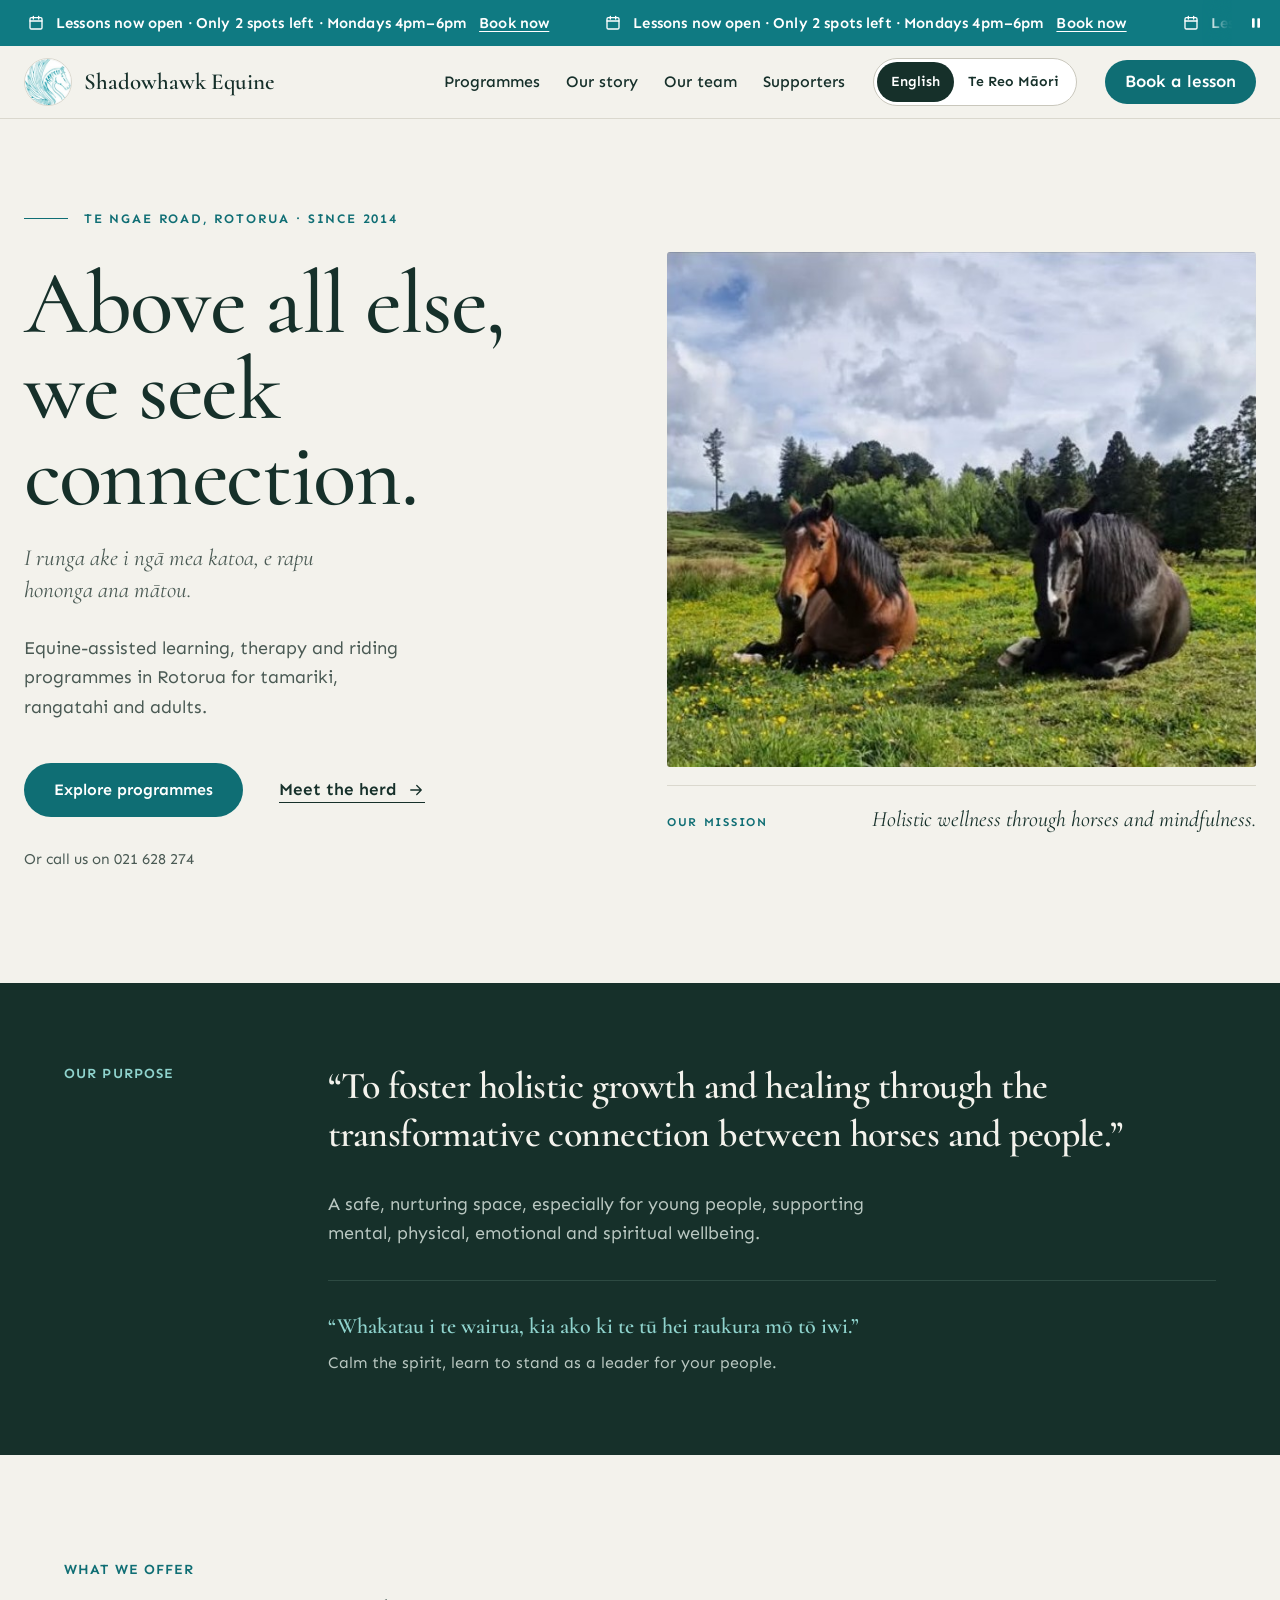
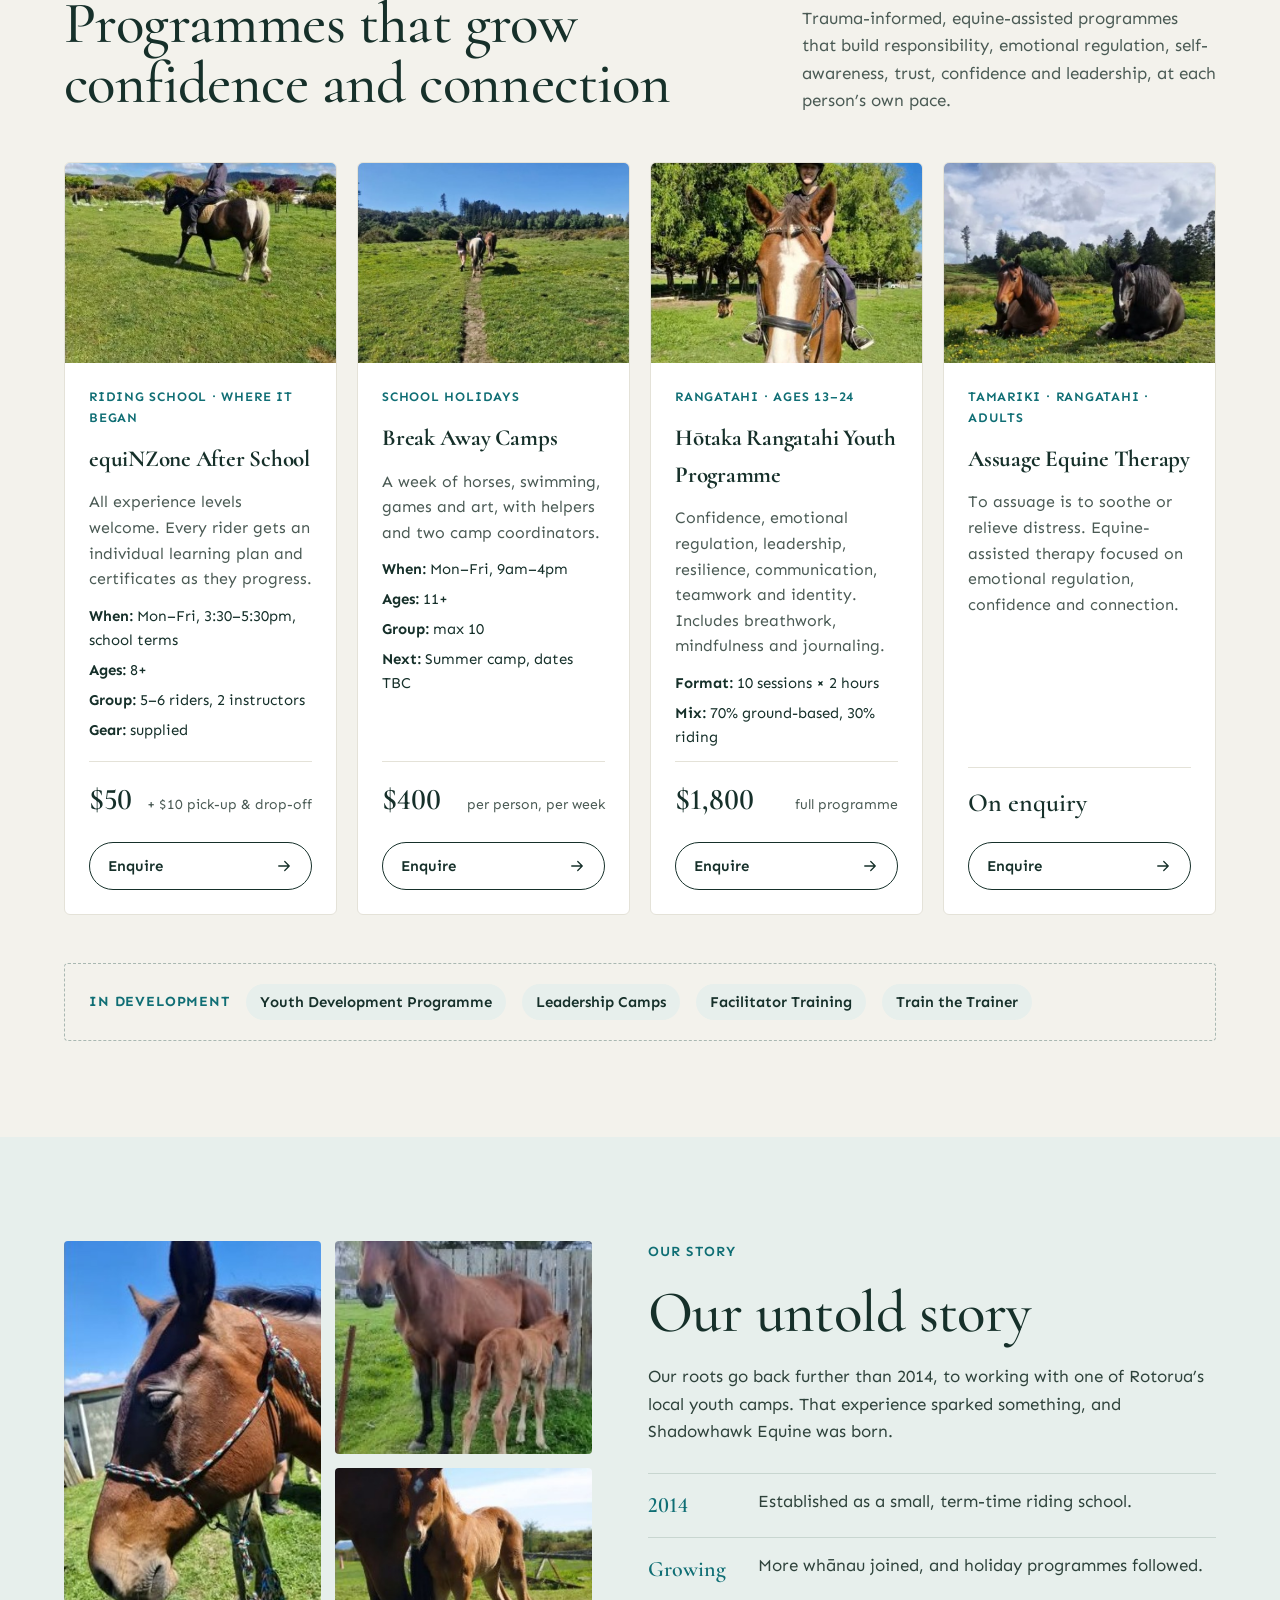
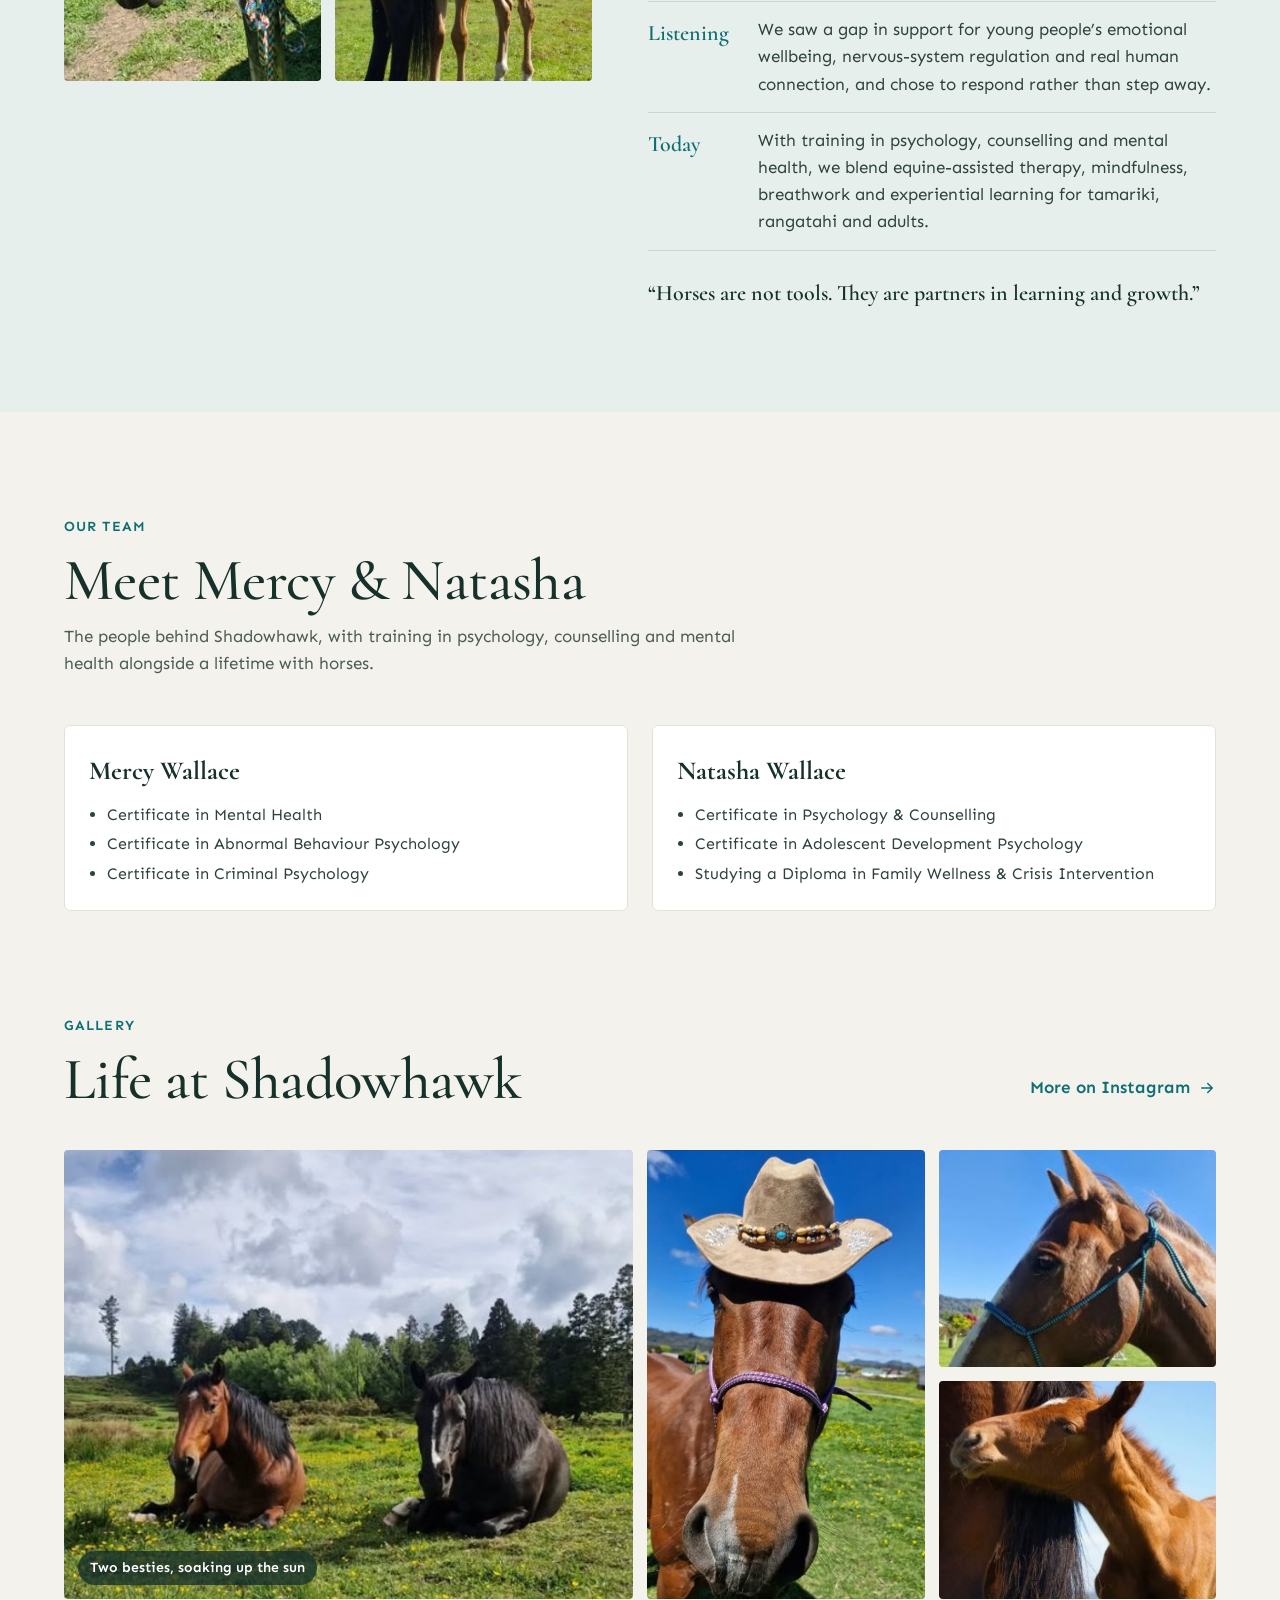
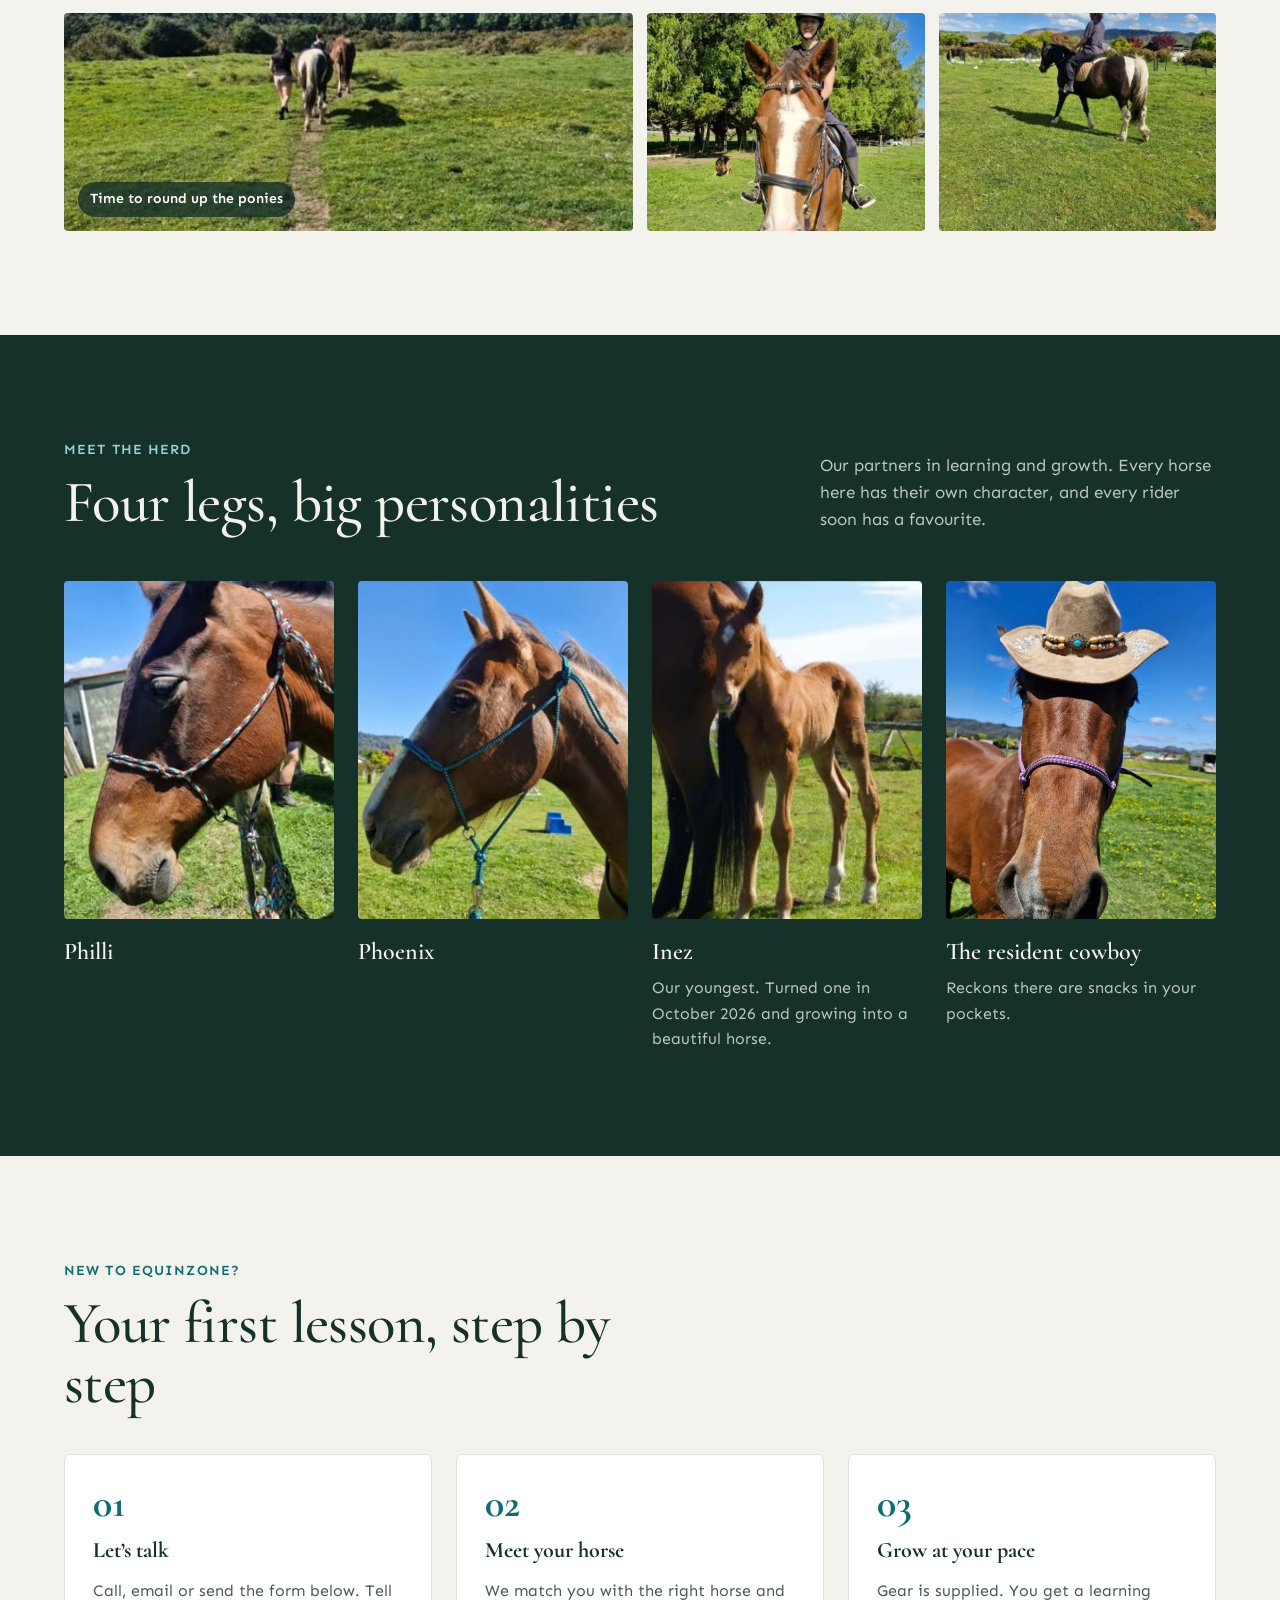
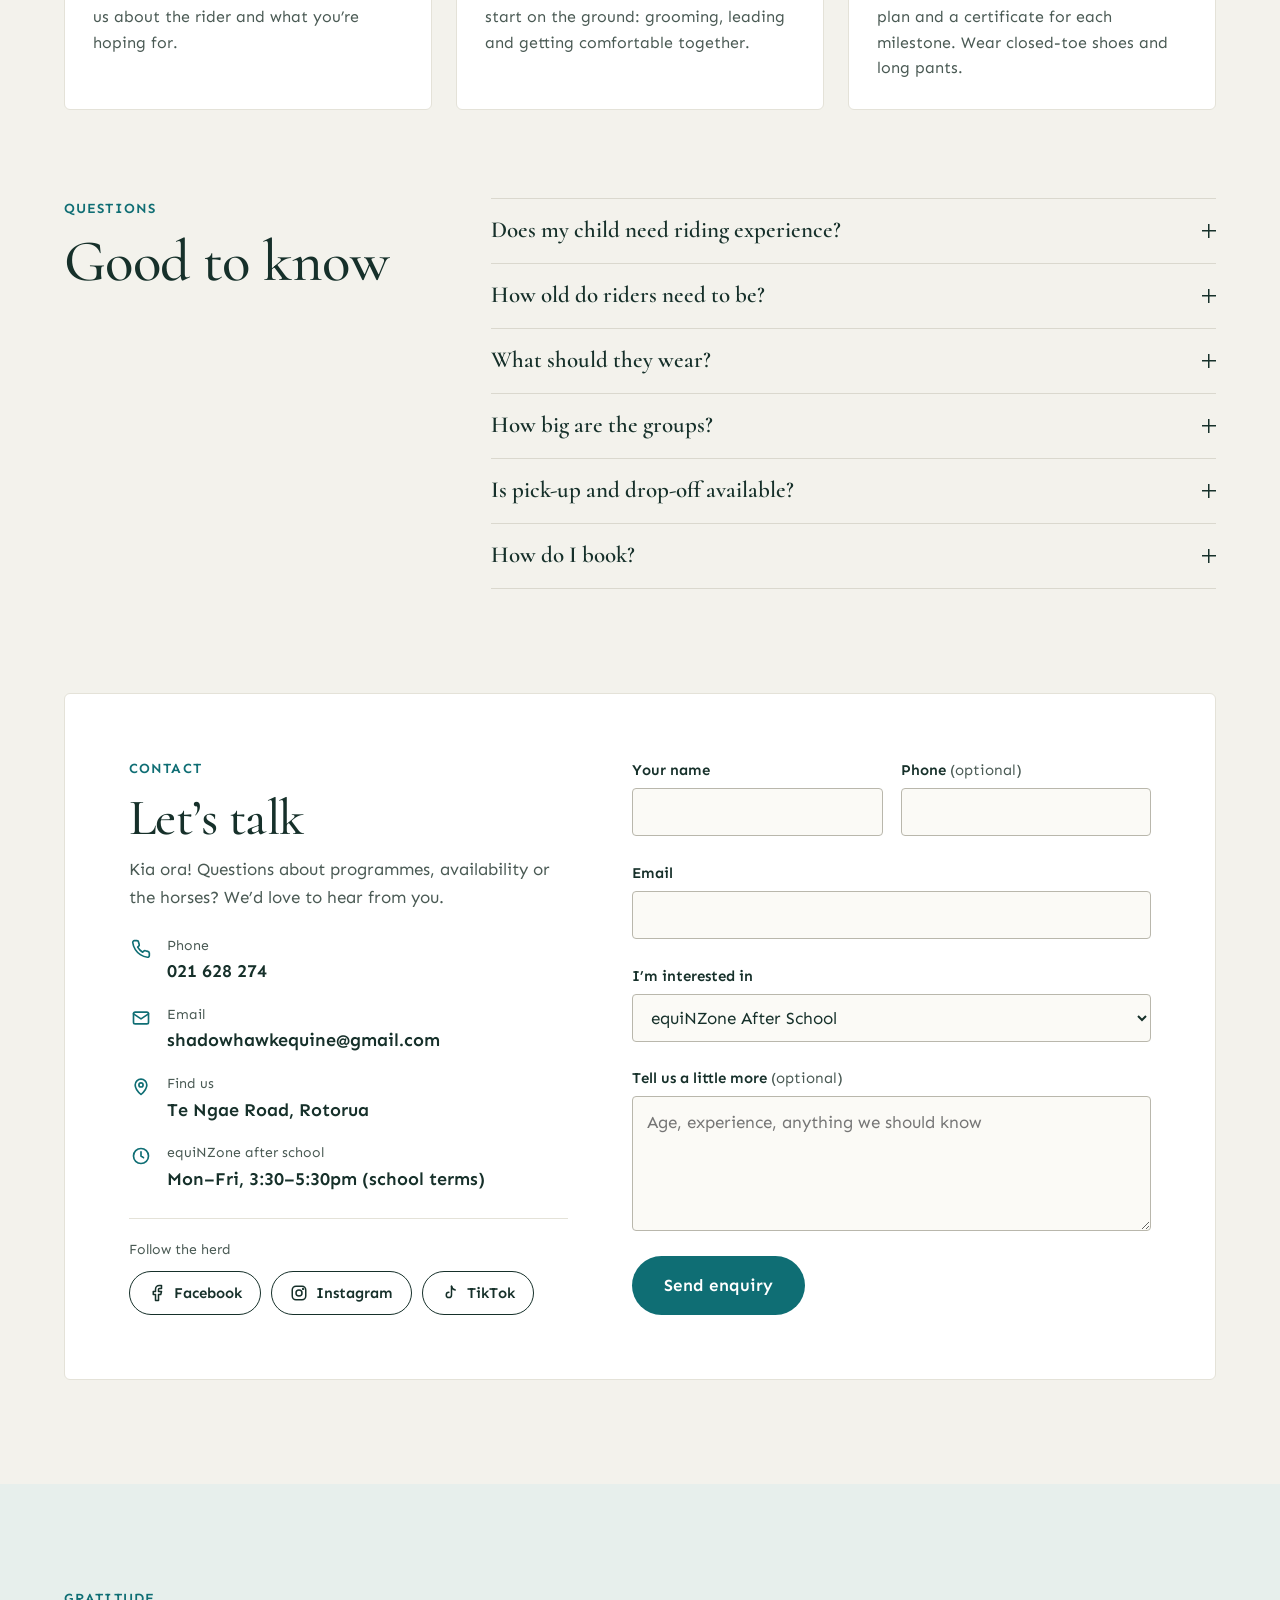
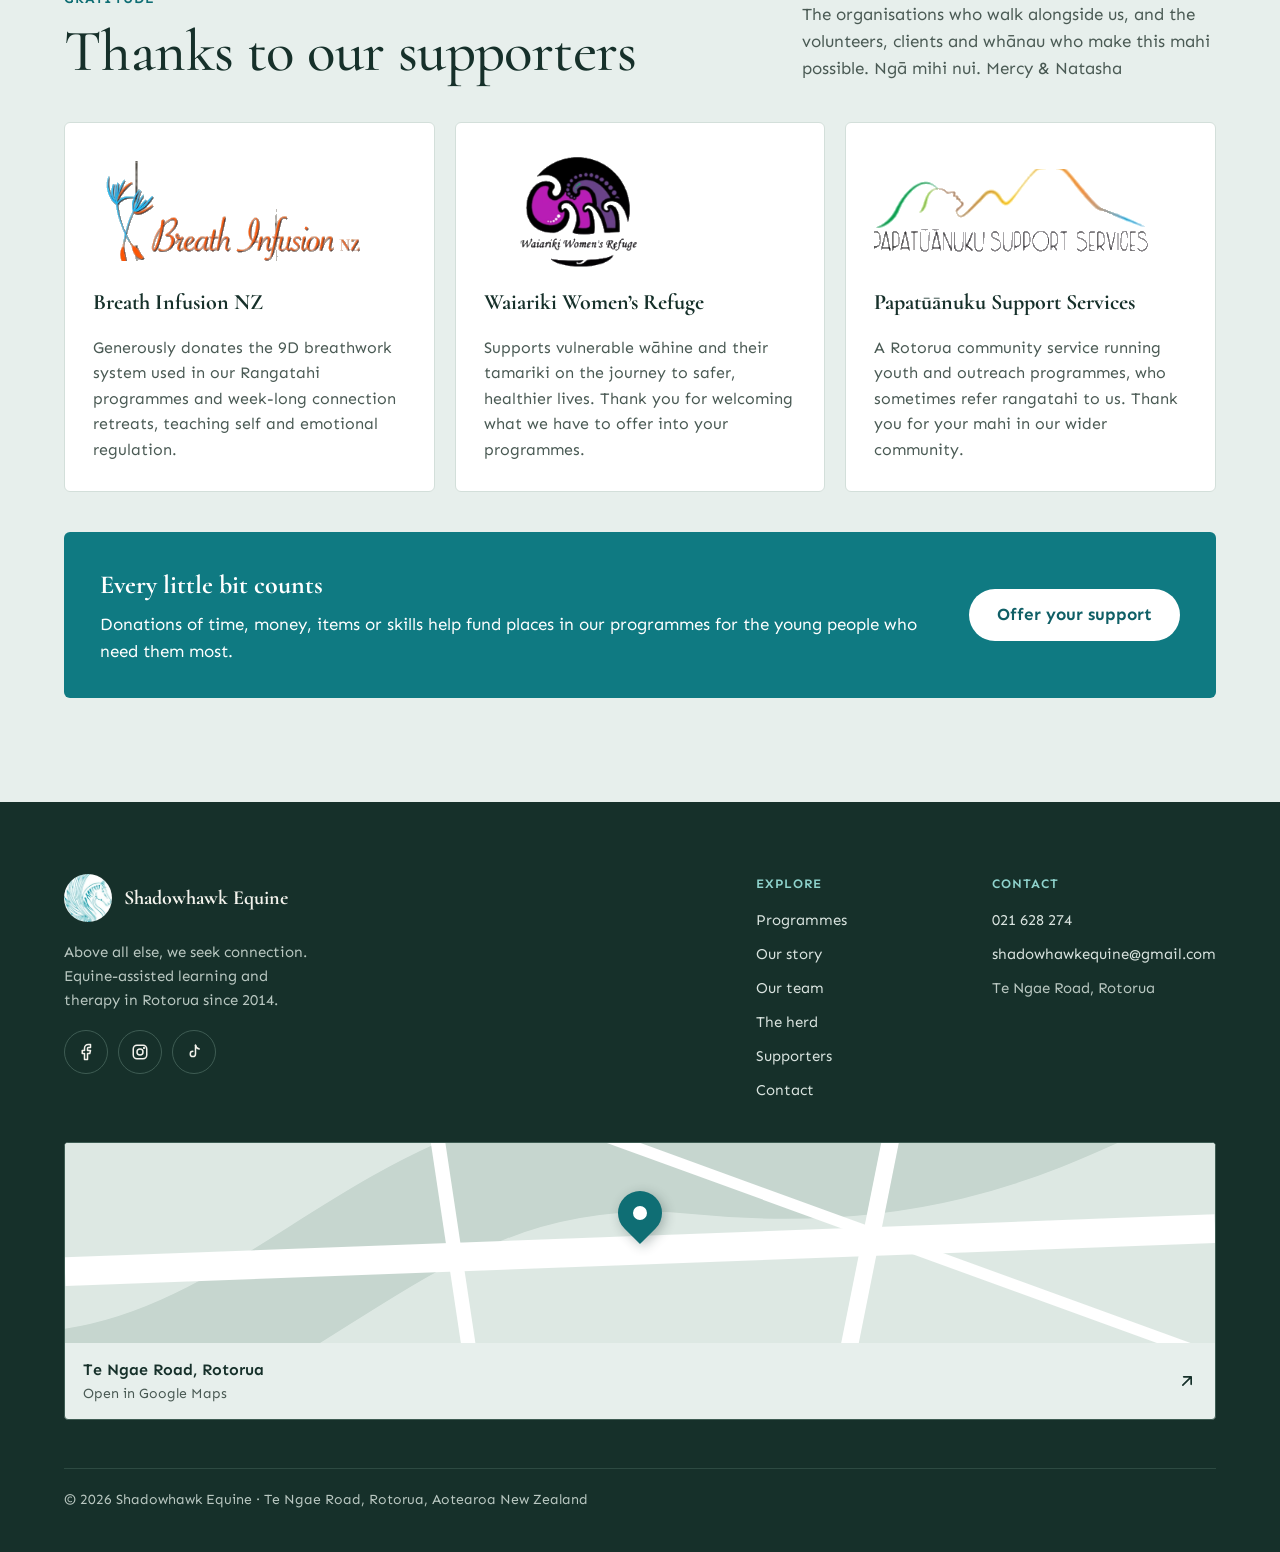
<file: index.html>
<!doctype html>
<html lang="en">
<head>
<meta charset="utf-8">
<meta name="viewport" content="width=device-width, initial-scale=1">
<title>Shadowhawk Equine | Equine-assisted learning &amp; riding in Rotorua</title>
<meta name="description" content="Shadowhawk Equine, Te Ngae Road, Rotorua. Equine-assisted learning, therapy and riding programmes for tamariki, rangatahi and adults since 2014.">
<meta name="theme-color" content="#F3F2EC">
<!-- Link previews (Facebook, Messenger, iMessage, etc.).
     TODO when the domain is live: add og:url and og:image with full https:// addresses, e.g.
     <meta property="og:url" content="https://YOUR-DOMAIN/">
     <meta property="og:image" content="https://YOUR-DOMAIN/images/herd-resting.jpg"> -->
<meta property="og:type" content="website">
<meta property="og:site_name" content="Shadowhawk Equine">
<meta property="og:locale" content="en_NZ">
<meta property="og:title" content="Shadowhawk Equine | Equine-assisted learning &amp; riding in Rotorua">
<meta property="og:description" content="Equine-assisted learning, therapy and riding programmes in Rotorua for tamariki, rangatahi and adults. Te Ngae Road, since 2014.">
<meta name="twitter:card" content="summary_large_image">
<meta name="twitter:title" content="Shadowhawk Equine | Equine-assisted learning &amp; riding in Rotorua">
<meta name="twitter:description" content="Equine-assisted learning, therapy and riding programmes in Rotorua for tamariki, rangatahi and adults.">
<script type="application/ld+json">
{
  "@context": "https://schema.org",
  "@type": "LocalBusiness",
  "name": "Shadowhawk Equine",
  "description": "Equine-assisted learning, therapy and riding programmes for tamariki, rangatahi and adults.",
  "telephone": "+64 21 628 274",
  "email": "shadowhawkequine@gmail.com",
  "foundingDate": "2014",
  "address": {
    "@type": "PostalAddress",
    "streetAddress": "Te Ngae Road",
    "addressLocality": "Rotorua",
    "addressCountry": "NZ"
  },
  "sameAs": [
    "https://www.facebook.com/shadowhawkequine/",
    "https://www.instagram.com/shadowhawkequine/",
    "https://www.tiktok.com/@shadowhawk_equine"
  ]
}
</script>
<link rel="icon" href="images/logo.jpg">
<link rel="apple-touch-icon" href="images/logo.jpg">
<script>
  // Collapse the nav into a menu button on small screens before first paint (js/main.js refines this).
  document.documentElement.classList.toggle('nav-compact', matchMedia('(max-width: 860px)').matches);
</script>
<link rel="preconnect" href="https://fonts.googleapis.com">
<link rel="preconnect" href="https://fonts.gstatic.com" crossorigin>
<link href="https://fonts.googleapis.com/css2?family=Cormorant:ital,wght@0,400;0,500;0,600;1,400;1,500&amp;family=Sen:wght@400..700&amp;display=swap" rel="stylesheet">
<link rel="stylesheet" href="css/styles.css">
<script src="js/main.js" defer></script>
</head>
<body>
<div class="page">
<a href="#main" class="skip-link">Skip to content</a>

<!-- BANNER + NAV -->
<header class="site-header">
<!-- Scrolling banner. The wording lives in one place: "banner" and "bannerCta" in js/main.js.
     main.js repeats this item to fill the strip; the text here is only a fallback if JavaScript is off. -->
<div class="banner">
<a href="#contact" class="marquee" data-programme="equiNZone After School" aria-label="Lessons now open · Only 2 spots left · Mondays 4pm–6pm" data-i18n-aria-label="banner">
<span class="marquee-track" aria-hidden="true">
<span class="marquee-item">
<svg aria-hidden="true" width="16" height="16" viewBox="0 0 24 24" fill="none" stroke="currentColor" stroke-width="2" stroke-linecap="round" stroke-linejoin="round"><rect x="3" y="4" width="18" height="17" rx="2"></rect><path d="M3 9h18M8 2v4M16 2v4"></path></svg>
<span data-i18n="banner">Lessons now open · Only 2 spots left · Mondays 4pm–6pm</span>
<span class="marquee-cta" data-i18n="bannerCta">Book now</span>
</span>
</span>
</a>
<button type="button" class="banner-toggle" aria-pressed="false" hidden>
<span class="visually-hidden">Pause the scrolling banner</span>
<svg class="icon-pause" aria-hidden="true" width="16" height="16" viewBox="0 0 24 24" fill="currentColor"><rect x="6" y="5" width="4" height="14" rx="1"></rect><rect x="14" y="5" width="4" height="14" rx="1"></rect></svg>
<svg class="icon-play" aria-hidden="true" width="16" height="16" viewBox="0 0 24 24" fill="currentColor"><path d="M8 5.5v13a1 1 0 0 0 1.5.86l10.5-6.5a1 1 0 0 0 0-1.72L9.5 4.64A1 1 0 0 0 8 5.5z"></path></svg>
</button>
</div>
<nav aria-label="Main" class="site-nav">
<a href="#top" class="brand">
<img src="images/logo.jpg" alt="Shadowhawk Equine logo" width="48" height="48">
<span class="brand-name">Shadowhawk Equine</span>
</a>
<!-- Shown only when the links don't fit on one line (phones, and te reo on smaller laptops). -->
<button type="button" class="menu-toggle" aria-expanded="false" aria-controls="nav-menu">
<span class="menu-toggle-icon" aria-hidden="true"></span>
<span>Menu</span>
</button>
<div id="nav-menu" class="nav-menu">
<div class="nav-links">
<a href="#programmes" class="nav-link"><span data-i18n="lessons">Programmes</span></a>
<a href="#about" class="nav-link"><span data-i18n="about">Our story</span></a>
<a href="#team" class="nav-link"><span data-i18n="trainers">Our team</span></a>
<a href="#supporters" class="nav-link"><span data-i18n="supportersNav">Supporters</span></a>
</div>
<div role="group" aria-label="Language / Reo" class="lang-toggle">
<button type="button" class="lang-btn is-active" data-set-lang="en" lang="en" aria-pressed="true">English</button>
<button type="button" class="lang-btn" data-set-lang="mi" lang="mi" aria-pressed="false">Te Reo Māori</button>
</div>
<a href="#contact" class="nav-cta" data-programme="equiNZone After School"><span data-i18n="book">Book a lesson</span></a>
</div>
</nav>
</header>

<main id="main" tabindex="-1">

<!-- HERO -->
<section id="top" class="hero">
<div class="hero-inner">
<div class="hero-copy">
<p class="hero-eyebrow"><span data-i18n="heroEyebrow">Te Ngae Road, Rotorua · Since 2014</span></p>
<h1 class="hero-title"><span data-i18n="heroTitle">Above all else, we seek connection.</span></h1>
<p lang="mi" data-alt-lang class="hero-alt"><span data-i18n="heroAlt">I runga ake i ngā mea katoa, e rapu hononga ana mātou.</span></p>
<p class="hero-sub"><span data-i18n="heroSub">Equine-assisted learning, therapy and riding programmes in Rotorua for tamariki, rangatahi and adults.</span></p>
<div class="hero-actions">
<a href="#programmes" class="hero-btn"><span data-i18n="seeProgrammes">Explore programmes</span></a>
<a href="#herd" class="hero-link"><span data-i18n="meetHerd">Meet the herd</span><svg aria-hidden="true" width="18" height="18" viewBox="0 0 24 24" fill="none" stroke="currentColor" stroke-width="1.75" stroke-linecap="round" stroke-linejoin="round"><path d="M5 12h14M13 6l6 6-6 6"></path></svg></a>
</div>
<a href="tel:+6421628274" class="hero-phone"><span data-i18n="call">Or call us on</span>&nbsp;021 628 274</a>
</div>
<figure class="hero-figure">
<div class="hero-frame"><img src="images/herd-resting.jpg" alt="Two of the Shadowhawk horses lying down together in a sunny paddock" width="625" height="547" fetchpriority="high"></div>
<figcaption class="hero-caption"><span class="hero-caption-label"><span data-i18n="missionLabel">Our mission</span></span><span class="hero-caption-text"><span data-i18n="missionShort">Holistic wellness through horses and mindfulness.</span></span></figcaption>
</figure>
</div>
</section>

<!-- MISSION BAND -->
<section class="band-dark" aria-label="Our purpose">
<div class="purpose-inner" data-reveal>
<p class="purpose-label"><span data-i18n="purpose">Our purpose</span></p>
<div class="purpose-body">
<p class="purpose-quote"><span data-i18n="mission">“To foster holistic growth and healing through the transformative connection between horses and people.”</span></p>
<p class="purpose-text">A safe, nurturing space, especially for young people, supporting mental, physical, emotional and spiritual wellbeing.</p>
<figure class="whakatauki">
<blockquote class="whakatauki-text" lang="mi">“Whakatau i te wairua, kia ako ki te tū hei raukura mō tō iwi.”</blockquote>
<figcaption class="whakatauki-translation">Calm the spirit, learn to stand as a leader for your people.</figcaption>
</figure>
</div>
</div>
</section>

<!-- PROGRAMMES -->
<section class="programmes" id="programmes">
<div class="section-head" data-reveal>
<div class="section-head-title">
<p class="eyebrow"><span data-i18n="offer">What we offer</span></p>
<h2 class="section-title"><span data-i18n="offerTitle">Programmes that grow confidence and connection</span></h2>
</div>
<p class="section-head-text">Trauma-informed, equine-assisted programmes that build responsibility, emotional regulation, self-awareness, trust, confidence and leadership, at each person’s own pace.</p>
</div>
<div class="programme-grid" data-reveal-group>

<article class="programme-card">
<img class="programme-card-img" width="310" height="311" loading="lazy" decoding="async" src="images/pony-lesson.jpg" alt="A young rider on a skewbald pony">
<div class="programme-card-body">
<p class="card-tag">Riding school · Where it began</p>
<h3 class="programme-card-title">equiNZone After School</h3>
<p class="card-text">All experience levels welcome. Every rider gets an individual learning plan and certificates as they progress.</p>
<ul class="programme-facts">
<li><strong>When:</strong> Mon–Fri, 3:30–5:30pm, school terms</li>
<li><strong>Ages:</strong> 8+</li>
<li><strong>Group:</strong> 5–6 riders, 2 instructors</li>
<li><strong>Gear:</strong> supplied</li>
</ul>
<div class="programme-price-row">
<span class="programme-price">$50</span>
<span class="small-muted">+ $10 pick-up &amp; drop-off</span>
</div>
<a href="#contact" class="card-cta" data-programme="equiNZone After School">Enquire<span class="visually-hidden"> about equiNZone After School</span><svg aria-hidden="true" width="18" height="18" viewBox="0 0 24 24" fill="none" stroke="currentColor" stroke-width="1.75" stroke-linecap="round" stroke-linejoin="round"><path d="M5 12h14M13 6l6 6-6 6"></path></svg></a>
</div>
</article>

<article class="programme-card">
<img class="programme-card-img obj-pos-60" width="625" height="550" loading="lazy" decoding="async" src="images/paddock-roundup.jpg" alt="Riders leading horses across a paddock">
<div class="programme-card-body">
<p class="card-tag">School holidays</p>
<h3 class="programme-card-title">Break Away Camps</h3>
<p class="card-text">A week of horses, swimming, games and art, with helpers and two camp coordinators.</p>
<ul class="programme-facts">
<li><strong>When:</strong> Mon–Fri, 9am–4pm</li>
<li><strong>Ages:</strong> 11+</li>
<li><strong>Group:</strong> max 10</li>
<li><strong>Next:</strong> Summer camp, dates TBC</li>
</ul>
<div class="programme-price-row">
<span class="programme-price">$400</span>
<span class="small-muted">per person, per week</span>
</div>
<a href="#contact" class="card-cta" data-programme="Break Away Camps">Enquire<span class="visually-hidden"> about Break Away Camps</span><svg aria-hidden="true" width="18" height="18" viewBox="0 0 24 24" fill="none" stroke="currentColor" stroke-width="1.75" stroke-linecap="round" stroke-linejoin="round"><path d="M5 12h14M13 6l6 6-6 6"></path></svg></a>
</div>
</article>

<article class="programme-card">
<img class="programme-card-img obj-pos-35" width="414" height="626" loading="lazy" decoding="async" src="images/rider-chestnut.jpg" alt="A rider on a chestnut horse with a white blaze">
<div class="programme-card-body">
<p class="card-tag">Rangatahi · Ages 13–24</p>
<h3 class="programme-card-title">Hōtaka Rangatahi Youth Programme</h3>
<p class="card-text">Confidence, emotional regulation, leadership, resilience, communication, teamwork and identity. Includes breathwork, mindfulness and journaling.</p>
<ul class="programme-facts">
<li><strong>Format:</strong> 10 sessions × 2 hours</li>
<li><strong>Mix:</strong> 70% ground-based, 30% riding</li>
</ul>
<div class="programme-price-row">
<span class="programme-price">$1,800</span>
<span class="small-muted">full programme</span>
</div>
<a href="#contact" class="card-cta" data-programme="Hōtaka Rangatahi Youth Programme">Enquire<span class="visually-hidden"> about the Hōtaka Rangatahi Youth Programme</span><svg aria-hidden="true" width="18" height="18" viewBox="0 0 24 24" fill="none" stroke="currentColor" stroke-width="1.75" stroke-linecap="round" stroke-linejoin="round"><path d="M5 12h14M13 6l6 6-6 6"></path></svg></a>
</div>
</article>

<article class="programme-card">
<img class="programme-card-img" width="625" height="547" loading="lazy" decoding="async" src="images/herd-resting.jpg" alt="Two horses lying calmly in the grass">
<div class="programme-card-body">
<p class="card-tag">Tamariki · Rangatahi · Adults</p>
<h3 class="programme-card-title">Assuage Equine Therapy</h3>
<p class="card-text">To assuage is to soothe or relieve distress. Equine-assisted therapy focused on emotional regulation, confidence and connection.</p>
<!-- Waiting on Shadowhawk: fill in, then remove "hidden" -->
<ul class="programme-facts" hidden>
<li><strong>Format:</strong> [Session length]</li>
<li><strong>Who:</strong> [Referral or self-referral?]</li>
</ul>
<div class="programme-price-row">
<span class="programme-price-text">On enquiry</span>
</div>
<a href="#contact" class="card-cta" data-programme="Assuage Equine Therapy">Enquire<span class="visually-hidden"> about Assuage Equine Therapy</span><svg aria-hidden="true" width="18" height="18" viewBox="0 0 24 24" fill="none" stroke="currentColor" stroke-width="1.75" stroke-linecap="round" stroke-linejoin="round"><path d="M5 12h14M13 6l6 6-6 6"></path></svg></a>
</div>
</article>
</div>

<div class="coming-soon" data-reveal>
<span class="coming-soon-label"><span data-i18n="comingSoon">In development</span></span>
<span class="pill">Youth Development Programme</span>
<span class="pill">Leadership Camps</span>
<span class="pill">Facilitator Training</span>
<span class="pill">Train the Trainer</span>
</div>
</section>

<!-- STORY -->
<section class="band-mist" id="about">
<div class="story-inner">
<div class="story-photos" data-reveal>
<img class="story-photo-tall" width="310" height="624" loading="lazy" decoding="async" src="images/philli.jpg" alt="Philli, a dark bay horse, in a rope halter">
<div class="stack-14">
<img class="story-photo" width="206" height="206" loading="lazy" decoding="async" src="images/mare-foal.jpg" alt="A mare standing with her foal by the fence">
<img class="story-photo" width="310" height="311" loading="lazy" decoding="async" src="images/inez.jpg" alt="Inez the foal standing beside her mother">
</div>
</div>
<div class="story-text" data-reveal>
<p class="eyebrow"><span data-i18n="about">Our story</span></p>
<h2 class="section-title"><span data-i18n="aboutTitle">Our untold story</span></h2>
<p class="text-soft">Our roots go back further than 2014, to working with one of Rotorua’s local youth camps. That experience sparked something, and Shadowhawk Equine was born.</p>
<ol class="timeline">
<li class="timeline-item">
<span class="timeline-year">2014</span>
<span class="timeline-text">Established as a small, term-time riding school.</span>
</li>
<li class="timeline-item">
<span class="timeline-year">Growing</span>
<span class="timeline-text">More whānau joined, and holiday programmes followed.</span>
</li>
<li class="timeline-item">
<span class="timeline-year">Listening</span>
<span class="timeline-text">We saw a gap in support for young people’s emotional wellbeing, nervous-system regulation and real human connection, and chose to respond rather than step away.</span>
</li>
<li class="timeline-item timeline-item--last">
<span class="timeline-year">Today</span>
<span class="timeline-text">With training in psychology, counselling and mental health, we blend equine-assisted therapy, mindfulness, breathwork and experiential learning for tamariki, rangatahi and adults.</span>
</li>
</ol>
<blockquote class="story-quote">“Horses are not tools. They are partners in learning and growth.”</blockquote>
</div>
</div>
</section>

<!-- TEAM -->
<section class="section-block" id="team">
<div class="section-intro" data-reveal>
<p class="eyebrow"><span data-i18n="trainers">Our team</span></p>
<h2 class="section-title"><span data-i18n="trainersTitle">Meet Mercy & Natasha</span></h2>
<p class="text-muted">The people behind Shadowhawk, with training in psychology, counselling and mental health alongside a lifetime with horses.</p>
</div>
<div class="team-grid" data-reveal-group>
<article class="team-card">
<!-- Waiting on Shadowhawk: swap for a real photo, then remove "hidden" -->
<div class="team-photo-placeholder" hidden role="img" aria-label="Photo of Mercy Wallace (placeholder)">
<svg aria-hidden="true" width="40" height="40" viewBox="0 0 24 24" fill="none" stroke="currentColor" stroke-width="1.5" stroke-linecap="round" stroke-linejoin="round"><circle cx="12" cy="8" r="4"></circle><path d="M4 21c0-4.4 3.6-8 8-8s8 3.6 8 8"></path></svg>
<span class="team-photo-placeholder-label">[Photo]</span>
</div>
<div class="team-card-body">
<h3 class="card-title-lg">Mercy Wallace</h3>
<p class="team-role" hidden>[Role]</p>
<ul class="team-quals">
<li>Certificate in Mental Health</li>
<li>Certificate in Abnormal Behaviour Psychology</li>
<li>Certificate in Criminal Psychology</li>
</ul>
</div>
</article>
<article class="team-card">
<!-- Waiting on Shadowhawk: swap for a real photo, then remove "hidden" -->
<div class="team-photo-placeholder" hidden role="img" aria-label="Photo of Natasha Wallace (placeholder)">
<svg aria-hidden="true" width="40" height="40" viewBox="0 0 24 24" fill="none" stroke="currentColor" stroke-width="1.5" stroke-linecap="round" stroke-linejoin="round"><circle cx="12" cy="8" r="4"></circle><path d="M4 21c0-4.4 3.6-8 8-8s8 3.6 8 8"></path></svg>
<span class="team-photo-placeholder-label">[Photo]</span>
</div>
<div class="team-card-body">
<h3 class="card-title-lg">Natasha Wallace</h3>
<p class="team-role" hidden>[Role]</p>
<ul class="team-quals">
<li>Certificate in Psychology &amp; Counselling</li>
<li>Certificate in Adolescent Development Psychology</li>
<li>Studying a Diploma in Family Wellness &amp; Crisis Intervention</li>
</ul>
</div>
</article>
</div>
</section>

<!-- GALLERY -->
<section class="gallery" id="gallery" aria-labelledby="gallery-title">
<div class="section-head" data-reveal>
<div class="heading-group">
<p class="eyebrow"><span data-i18n="galleryEyebrow">Gallery</span></p>
<h2 class="section-title" id="gallery-title"><span data-i18n="galleryTitle">Life at Shadowhawk</span></h2>
</div>
<a class="text-link" href="https://www.instagram.com/shadowhawkequine/"><span data-i18n="galleryMore">More on Instagram</span> <svg aria-hidden="true" width="18" height="18" viewBox="0 0 24 24" fill="none" stroke="currentColor" stroke-width="2" stroke-linecap="round" stroke-linejoin="round"><path d="M5 12h14M13 6l6 6-6 6"></path></svg></a>
</div>
<div class="gallery-grid" data-reveal-group>
<figure class="gallery-item gallery-item--feature gallery-item--captioned"><img class="gallery-img" width="625" height="547" loading="lazy" decoding="async" src="images/herd-resting.jpg" alt="Two horses lying down together in a sunny paddock"><figcaption class="gallery-caption">Two besties, soaking up the sun</figcaption></figure>
<figure class="gallery-item gallery-item--tall"><img class="gallery-img obj-pos-30" width="503" height="687" loading="lazy" decoding="async" src="images/cowboy-horse.jpg" alt="A bay horse wearing a cowboy hat"></figure>
<figure class="gallery-item gallery-item--top-right"><img class="gallery-img obj-pos-30" width="312" height="551" loading="lazy" decoding="async" src="images/phoenix.jpg" alt="Phoenix in a teal rope halter"></figure>
<figure class="gallery-item gallery-item--mid-right"><img class="gallery-img" width="312" height="311" loading="lazy" decoding="async" src="images/inez-close.jpg" alt="Inez the foal nuzzling her mother"></figure>
<figure class="gallery-item gallery-item--wide gallery-item--captioned"><img class="gallery-img obj-pos-60" width="625" height="550" loading="lazy" decoding="async" src="images/paddock-roundup.jpg" alt="Riders leading horses across the paddock"><figcaption class="gallery-caption">Time to round up the ponies</figcaption></figure>
<figure class="gallery-item gallery-item--bottom-mid"><img class="gallery-img obj-pos-35" width="414" height="626" loading="lazy" decoding="async" src="images/rider-chestnut.jpg" alt="A rider on a chestnut horse with a white blaze"></figure>
<figure class="gallery-item gallery-item--bottom-right"><img class="gallery-img" width="310" height="311" loading="lazy" decoding="async" src="images/pony-lesson.jpg" alt="An after-school pony lesson"></figure>
</div>
</section>

<!-- HERD -->
<section class="band-dark" id="herd">
<div class="section-block">
<div class="section-head" data-reveal>
<div class="section-head-title section-head-title--narrow">
<p class="eyebrow eyebrow--on-dark"><span data-i18n="meetHerd">Meet the herd</span></p>
<h2 class="section-title"><span data-i18n="herdTitle">Four legs, big personalities</span></h2>
</div>
<p class="section-head-text section-head-text--on-dark">Our partners in learning and growth. Every horse here has their own character, and every rider soon has a favourite.</p>
</div>
<div class="herd-grid" data-reveal-group>
<article class="stack-14">
<img class="herd-img" width="310" height="624" loading="lazy" decoding="async" src="images/philli.jpg" alt="Philli, a dark bay horse in a rope halter">
<div class="herd-card-text">
<h3 class="herd-name">Philli</h3>
<p class="herd-text" hidden>[Breed · age · what she’s like to ride]</p>
</div>
</article>
<article class="stack-14">
<img class="herd-img" width="312" height="551" loading="lazy" decoding="async" src="images/phoenix.jpg" alt="Phoenix, a chestnut horse with a white blaze, in a teal rope halter">
<div class="herd-card-text">
<h3 class="herd-name">Phoenix</h3>
<p class="herd-text" hidden>[Breed · age · what he’s like to ride]</p>
</div>
</article>
<article class="stack-14">
<img class="herd-img" width="310" height="311" loading="lazy" decoding="async" src="images/inez.jpg" alt="Inez, a chestnut foal, standing next to her mother">
<div class="herd-card-text">
<h3 class="herd-name">Inez</h3>
<p class="herd-text">Our youngest. Turned one in October 2026 and growing into a beautiful horse.</p>
</div>
</article>
<article class="stack-14">
<img class="herd-img obj-pos-25" width="503" height="687" loading="lazy" decoding="async" src="images/cowboy-horse.jpg" alt="A bay horse wearing a cowboy hat">
<div class="herd-card-text">
<!-- Waiting on Shadowhawk: replace the title with this horse's name -->
<h3 class="herd-name">The resident cowboy</h3>
<p class="herd-text">Reckons there are snacks in your pockets.</p>
</div>
</article>
</div>
</div>
</section>

<!-- FIRST LESSON -->
<section class="first-lesson" aria-labelledby="first-lesson">
<div class="section-intro section-intro--narrow" data-reveal>
<p class="eyebrow"><span data-i18n="newRider">New to equiNZone?</span></p>
<h2 class="section-title" id="first-lesson"><span data-i18n="firstTitle">Your first lesson, step by step</span></h2>
</div>
<ol class="steps" data-reveal-group>
<li class="step">
<span class="step-number">01</span>
<h3 class="card-title">Let’s talk</h3>
<p class="card-text">Call, email or send the form below. Tell us about the rider and what you’re hoping for.</p>
</li>
<li class="step">
<span class="step-number">02</span>
<h3 class="card-title">Meet your horse</h3>
<p class="card-text">We match you with the right horse and start on the ground: grooming, leading and getting comfortable together.</p>
</li>
<li class="step">
<span class="step-number">03</span>
<h3 class="card-title">Grow at your pace</h3>
<p class="card-text">Gear is supplied. You get a learning plan and a certificate for each milestone. Wear closed-toe shoes and long pants.</p>
</li>
</ol>
</section>

<!-- FAQ: every answer comes from details already on this page. Add more as Shadowhawk confirms them
     (wet-weather plans, payment, cancellations). -->
<section id="faq" class="faq" aria-labelledby="faq-title">
<div class="faq-head" data-reveal>
<p class="faq-eyebrow">Questions</p>
<h2 id="faq-title" class="faq-title">Good to know</h2>
</div>
<div class="faq-list" data-reveal>
<details>
<summary>Does my child need riding experience?</summary>
<p>No. All experience levels are welcome. Every rider gets an individual learning plan and a certificate for each milestone.</p>
</details>
<details>
<summary>How old do riders need to be?</summary>
<p>equiNZone After School is for ages 8 and up, Break Away Camps for ages 11 and up, and the Hōtaka Rangatahi Youth Programme for ages 13 to 24. Assuage Equine Therapy is for tamariki, rangatahi and adults.</p>
</details>
<details>
<summary>What should they wear?</summary>
<p>Closed-toe shoes and long pants. All riding gear is supplied.</p>
</details>
<details>
<summary>How big are the groups?</summary>
<p>equiNZone groups have 5 to 6 riders with 2 instructors. Break Away Camps take a maximum of 10.</p>
</details>
<details>
<summary>Is pick-up and drop-off available?</summary>
<p>Yes. For equiNZone After School, pick-up and drop-off is an extra $10.</p>
</details>
<details>
<summary>How do I book?</summary>
<p>Send an enquiry with the form below, call us on <a href="tel:+6421628274">021 628 274</a> or email <a href="mailto:shadowhawkequine@gmail.com">shadowhawkequine@gmail.com</a>, and we’ll be in touch to arrange a first session.</p>
</details>
</div>
</section>

<!-- CONTACT -->
<section class="contact-section" id="contact">
<div class="contact-card" data-reveal>
<div class="contact-info">
<div class="heading-group">
<p class="eyebrow"><span data-i18n="contact">Contact</span></p>
<h2 class="title-sm"><span data-i18n="contactTitle">Let’s talk</span></h2>
<p class="text-muted">Kia ora! Questions about programmes, availability or the horses? We’d love to hear from you.</p>
</div>
<ul class="contact-list">
<li class="contact-item">
<span class="contact-icon"><svg aria-hidden="true" width="20" height="20" viewBox="0 0 24 24" fill="none" stroke="currentColor" stroke-width="2" stroke-linecap="round" stroke-linejoin="round"><path d="M22 16.9v3a2 2 0 0 1-2.2 2 19.8 19.8 0 0 1-8.6-3.1 19.5 19.5 0 0 1-6-6A19.8 19.8 0 0 1 2.1 4.2 2 2 0 0 1 4.1 2h3a2 2 0 0 1 2 1.7c.1.9.4 1.8.7 2.7a2 2 0 0 1-.5 2.1L8 9.8a16 16 0 0 0 6 6l1.3-1.3a2 2 0 0 1 2.1-.4c.9.3 1.8.6 2.7.7a2 2 0 0 1 1.7 2z"></path></svg></span>
<div class="stack"><span class="small-muted">Phone</span><a class="contact-link" href="tel:+6421628274">021 628 274</a></div>
</li>
<li class="contact-item">
<span class="contact-icon"><svg aria-hidden="true" width="20" height="20" viewBox="0 0 24 24" fill="none" stroke="currentColor" stroke-width="2" stroke-linecap="round" stroke-linejoin="round"><rect x="3" y="5" width="18" height="14" rx="2"></rect><path d="m3 7 9 6 9-6"></path></svg></span>
<div class="stack min-w-0"><span class="small-muted">Email</span><a class="contact-link break-anywhere" href="mailto:shadowhawkequine@gmail.com">shadowhawkequine@gmail.com</a></div>
</li>
<li class="contact-item">
<span class="contact-icon"><svg aria-hidden="true" width="20" height="20" viewBox="0 0 24 24" fill="none" stroke="currentColor" stroke-width="2" stroke-linecap="round" stroke-linejoin="round"><path d="M12 21s-7-6.2-7-11.5A7 7 0 0 1 19 9.5C19 14.8 12 21 12 21z"></path><circle cx="12" cy="9.5" r="2.5"></circle></svg></span>
<div class="stack"><span class="small-muted">Find us</span><span class="contact-value">Te Ngae Road, Rotorua</span></div>
</li>
<li class="contact-item">
<span class="contact-icon"><svg aria-hidden="true" width="20" height="20" viewBox="0 0 24 24" fill="none" stroke="currentColor" stroke-width="2" stroke-linecap="round" stroke-linejoin="round"><circle cx="12" cy="12" r="9"></circle><path d="M12 7v5l3 2"></path></svg></span>
<div class="stack"><span class="small-muted">equiNZone after school</span><span class="contact-value">Mon–Fri, 3:30–5:30pm (school terms)</span></div>
</li>
</ul>
<div class="contact-follow">
<span class="small-muted"><span data-i18n="follow">Follow the herd</span></span>
<div class="social-buttons">
<a class="social-button" href="https://www.facebook.com/shadowhawkequine/"><svg aria-hidden="true" width="18" height="18" viewBox="0 0 24 24" fill="none" stroke="currentColor" stroke-width="2" stroke-linecap="round" stroke-linejoin="round"><path d="M18 2h-3a5 5 0 0 0-5 5v3H7v4h3v8h4v-8h3l1-4h-4V7a1 1 0 0 1 1-1h3z"></path></svg>Facebook</a>
<a class="social-button" href="https://www.instagram.com/shadowhawkequine/"><svg aria-hidden="true" width="18" height="18" viewBox="0 0 24 24" fill="none" stroke="currentColor" stroke-width="2" stroke-linecap="round" stroke-linejoin="round"><rect x="3" y="3" width="18" height="18" rx="5"></rect><circle cx="12" cy="12" r="4"></circle><circle cx="17.5" cy="6.5" r="0.6"></circle></svg>Instagram</a>
<a class="social-button" href="https://www.tiktok.com/@shadowhawk_equine"><svg aria-hidden="true" width="18" height="18" viewBox="0 0 24 24" fill="none" stroke="currentColor" stroke-width="2" stroke-linecap="round" stroke-linejoin="round"><path d="M14 3v11.5a3.5 3.5 0 1 1-3.5-3.5"></path><path d="M14 3c.5 2.8 2.4 4.6 5 5"></path></svg>TikTok</a>
</div>
</div>
</div>
<form class="enquiry-form" name="enquiry" method="POST" action="/thanks.html" data-netlify="true" netlify-honeypot="bot-field" aria-label="Programme enquiry">
<input type="hidden" name="form-name" value="enquiry">
<input type="hidden" name="subject" data-remove-prefix value="New website enquiry: Shadowhawk Equine">
<p hidden><label>Leave this empty: <input name="bot-field" tabindex="-1" autocomplete="off"></label></p>
<div class="field">
<label class="field-label" for="f-name">Your name</label>
<input class="field-control min-w-0" id="f-name" name="name" type="text" autocomplete="name" required>
</div>
<div class="field">
<label class="field-label" for="f-phone">Phone <span class="field-optional">(optional)</span></label>
<input class="field-control min-w-0" id="f-phone" name="phone" type="tel" autocomplete="tel">
</div>
<div class="field-full">
<label class="field-label" for="f-email">Email</label>
<input class="field-control" id="f-email" name="email" type="email" autocomplete="email" required>
</div>
<div class="field-full">
<label class="field-label" for="f-type">I’m interested in</label>
<select class="field-control field-select" id="f-type" name="programme">
<option>equiNZone After School</option>
<option>Break Away Camps</option>
<option>Hōtaka Rangatahi Youth Programme</option>
<option>Assuage Equine Therapy</option>
<option>Supporting or donating</option>
<option>Something else</option>
</select>
</div>
<div class="field-full">
<label class="field-label" for="f-msg">Tell us a little more <span class="field-optional">(optional)</span></label>
<textarea class="field-textarea" id="f-msg" name="message" rows="4" placeholder="Age, experience, anything we should know"></textarea>
</div>
<button class="submit-button" type="submit"><span data-i18n="send">Send enquiry</span></button>
</form>
</div>
</section>

<!-- SUPPORTERS -->
<section class="band-mist" id="supporters" aria-labelledby="supporters-title">
<div class="supporters-inner">
<div class="section-head" data-reveal>
<div class="heading-group">
<p class="eyebrow"><span data-i18n="sponsorEyebrow">Gratitude</span></p>
<h2 class="section-title" id="supporters-title"><span data-i18n="sponsorTitle">Thanks to our supporters</span></h2>
</div>
<p class="section-head-text">The organisations who walk alongside us, and the volunteers, clients and whānau who make this mahi possible. Ngā mihi nui. Mercy &amp; Natasha</p>
</div>
<ul class="supporter-grid" data-reveal-group>
<li class="supporter-card">
<div class="supporter-logo"><img class="supporter-logo-img" width="310" height="100" loading="lazy" decoding="async" src="images/sponsors/breath-infusion-nz.png" alt="Breath Infusion NZ logo"></div>
<h3 class="card-title">Breath Infusion NZ</h3>
<p class="card-text">Generously donates the 9D breathwork system used in our Rangatahi programmes and week-long connection retreats, teaching self and emotional regulation.</p>
</li>
<li class="supporter-card">
<div class="supporter-logo"><img class="supporter-logo-img" width="190" height="162" loading="lazy" decoding="async" src="images/sponsors/waiariki-womens-refuge.png" alt="Waiariki Women’s Refuge logo"></div>
<h3 class="card-title">Waiariki Women’s Refuge</h3>
<p class="card-text">Supports vulnerable wāhine and their tamariki on the journey to safer, healthier lives. Thank you for welcoming what we have to offer into your programmes.</p>
</li>
<li class="supporter-card">
<div class="supporter-logo"><img class="supporter-logo-img" width="278" height="84" loading="lazy" decoding="async" src="images/sponsors/papatuanuku-support-services.png" alt="Papatūānuku Support Services logo"></div>
<h3 class="card-title">Papatūānuku Support Services</h3>
<p class="card-text">A Rotorua community service running youth and outreach programmes, who sometimes refer rangatahi to us. Thank you for your mahi in our wider community.</p>
</li>
</ul>
<div class="support-cta" data-reveal>
<div class="support-cta-text">
<h3 class="card-title-lg"><span data-i18n="sponsorCtaTitle">Every little bit counts</span></h3>
<p class="support-cta-body"><span data-i18n="sponsorCtaBody">Donations of time, money, items or skills help fund places in our programmes for the young people who need them most.</span></p>
</div>
<a class="support-cta-button" href="mailto:shadowhawkequine@gmail.com?subject=Supporting%20Shadowhawk%20Equine"><span data-i18n="sponsorCta">Offer your support</span></a>
</div>
</div>
</section>

</main>

<!-- FOOTER -->
<footer class="site-footer">
<div class="footer-inner">
<div class="footer-cols">
<div class="footer-brand">
<div class="footer-logo-row">
<img class="footer-logo" width="208" height="210" loading="lazy" decoding="async" src="images/logo.jpg" alt="">
<span class="footer-brand-name">Shadowhawk Equine</span>
</div>
<p class="footer-tagline">Above all else, we seek connection. Equine-assisted learning and therapy in Rotorua since 2014.</p>
<div class="footer-social">
<a class="footer-social-link" href="https://www.facebook.com/shadowhawkequine/" aria-label="Facebook"><svg aria-hidden="true" width="18" height="18" viewBox="0 0 24 24" fill="none" stroke="currentColor" stroke-width="2" stroke-linecap="round" stroke-linejoin="round"><path d="M18 2h-3a5 5 0 0 0-5 5v3H7v4h3v8h4v-8h3l1-4h-4V7a1 1 0 0 1 1-1h3z"></path></svg></a>
<a class="footer-social-link" href="https://www.instagram.com/shadowhawkequine/" aria-label="Instagram"><svg aria-hidden="true" width="18" height="18" viewBox="0 0 24 24" fill="none" stroke="currentColor" stroke-width="2" stroke-linecap="round" stroke-linejoin="round"><rect x="3" y="3" width="18" height="18" rx="5"></rect><circle cx="12" cy="12" r="4"></circle><circle cx="17.5" cy="6.5" r="0.6"></circle></svg></a>
<a class="footer-social-link" href="https://www.tiktok.com/@shadowhawk_equine" aria-label="TikTok"><svg aria-hidden="true" width="18" height="18" viewBox="0 0 24 24" fill="none" stroke="currentColor" stroke-width="2" stroke-linecap="round" stroke-linejoin="round"><path d="M14 3v11.5a3.5 3.5 0 1 1-3.5-3.5"></path><path d="M14 3c.5 2.8 2.4 4.6 5 5"></path></svg></a>
</div>
</div>
<div class="footer-col">
<p class="footer-heading"><span data-i18n="explore">Explore</span></p>
<a class="footer-link" href="#programmes"><span data-i18n="lessons">Programmes</span></a>
<a class="footer-link" href="#about"><span data-i18n="about">Our story</span></a>
<a class="footer-link" href="#team"><span data-i18n="trainers">Our team</span></a>
<a class="footer-link" href="#herd"><span data-i18n="herd">The herd</span></a>
<a class="footer-link" href="#supporters"><span data-i18n="supportersNav">Supporters</span></a>
<a class="footer-link" href="#contact"><span data-i18n="contact">Contact</span></a>
</div>
<div class="footer-col footer-col--auto">
<p class="footer-heading"><span data-i18n="contact">Contact</span></p>
<a class="footer-link" href="tel:+6421628274">021 628 274</a>
<a class="footer-link break-anywhere" href="mailto:shadowhawkequine@gmail.com">shadowhawkequine@gmail.com</a>
<span>Te Ngae Road, Rotorua</span>
</div>
<a class="footer-map" href="https://www.google.com/maps/search/?api=1&amp;query=Te+Ngae+Road+Rotorua+New+Zealand">
<div class="footer-map-art">
<svg class="footer-map-svg" aria-hidden="true" width="100%" height="100%" viewBox="0 0 400 200" preserveAspectRatio="xMidYMid slice">
<rect width="400" height="200" fill="#DDE8E3"></rect>
<path d="M0 150 C 80 140, 120 60, 220 70 S 360 40, 400 30" fill="none" stroke="#C6D6CF" stroke-width="40" stroke-linecap="round"></path>
<path d="M300 0 L 260 200" fill="none" stroke="#FFFFFF" stroke-width="6"></path>
<path d="M0 110 L 400 95" fill="none" stroke="#FFFFFF" stroke-width="10"></path>
<path d="M120 0 L 150 200" fill="none" stroke="#FFFFFF" stroke-width="5"></path>
<path d="M0 40 L 180 60 L 400 140" fill="none" stroke="#FFFFFF" stroke-width="4"></path>
<rect x="30" y="160" width="70" height="30" rx="4" fill="#CFE0D8"></rect>
<rect x="320" y="150" width="60" height="40" rx="4" fill="#CFE0D8"></rect>
</svg>
<div class="footer-map-pin">
<span class="footer-map-pin-shape"><span class="footer-map-pin-dot"></span></span>
</div>
</div>
<div class="footer-map-caption">
<span class="stack"><span class="footer-map-title">Te Ngae Road, Rotorua</span><span class="small-muted"><span data-i18n="openMaps">Open in Google Maps</span></span></span>
<svg aria-hidden="true" width="20" height="20" viewBox="0 0 24 24" fill="none" stroke="currentColor" stroke-width="2" stroke-linecap="round" stroke-linejoin="round"><path d="M7 17 17 7M8 7h9v9"></path></svg>
</div>
</a>
</div>
<p class="footer-copy">© 2026 Shadowhawk Equine · Te Ngae Road, Rotorua, Aotearoa New Zealand</p>
</div>
</footer>

</div>
</body>
</html>
</file>
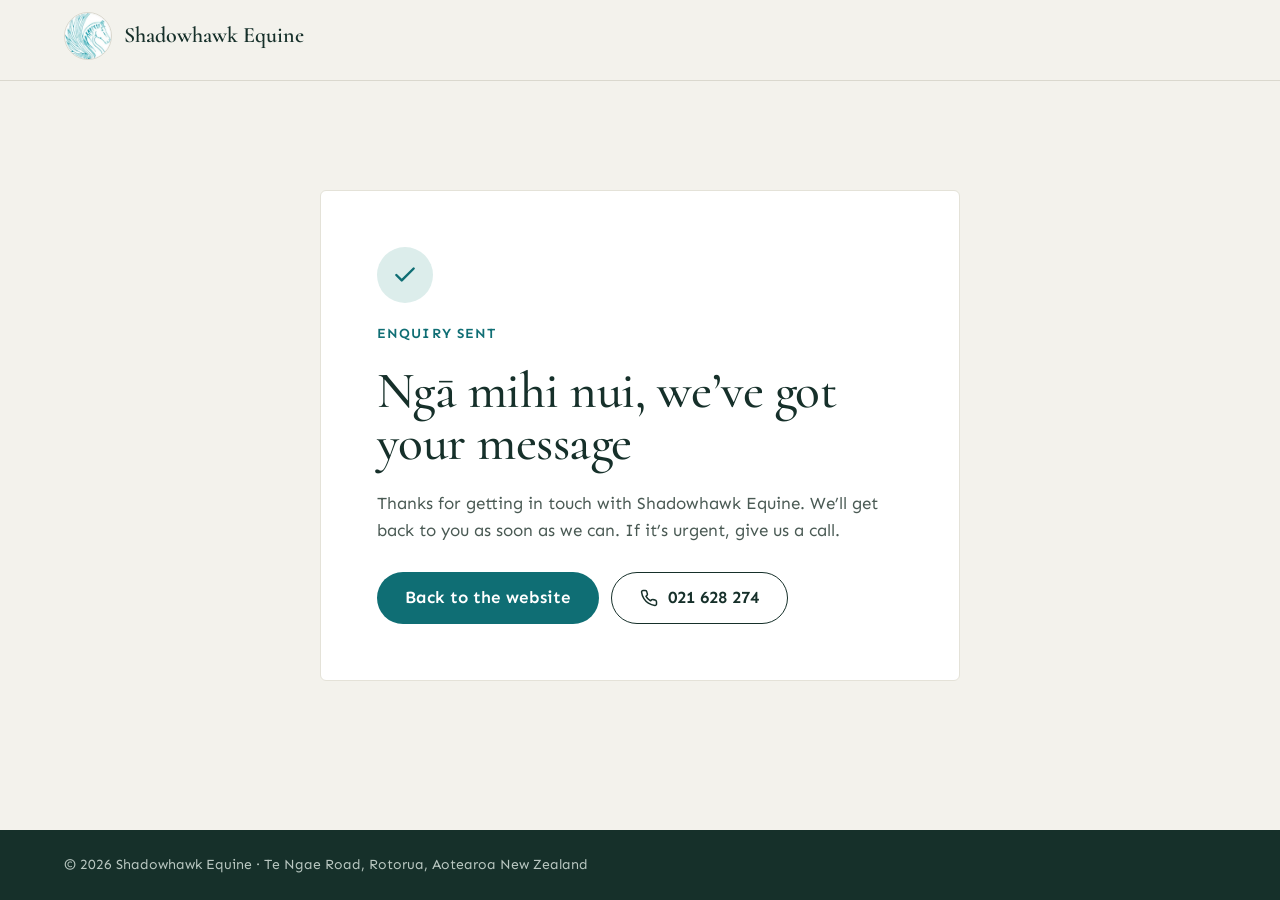
<file: thanks.html>
<!doctype html>
<html lang="en">
<head>
<meta charset="utf-8">
<meta name="viewport" content="width=device-width, initial-scale=1">
<title>Thanks for your enquiry | Shadowhawk Equine</title>
<meta name="robots" content="noindex">
<link rel="icon" href="images/logo.jpg">
<link rel="preconnect" href="https://fonts.googleapis.com">
<link rel="preconnect" href="https://fonts.gstatic.com" crossorigin>
<link href="https://fonts.googleapis.com/css2?family=Cormorant:ital,wght@0,400;0,500;0,600;1,400;1,500&amp;family=Sen:wght@400..700&amp;display=swap" rel="stylesheet">
<link rel="stylesheet" href="css/styles.css">
</head>
<body>
<div class="page page--standalone">

<header class="simple-header">
<div class="simple-header-inner">
<a class="simple-brand" href="index.html">
<img class="simple-brand-logo" src="images/logo.jpg" alt="Shadowhawk Equine logo">
<span class="simple-brand-name">Shadowhawk Equine</span>
</a>
</div>
</header>

<main class="standalone-main">
<div class="thanks-card">
<span class="thanks-icon"><svg aria-hidden="true" width="26" height="26" viewBox="0 0 24 24" fill="none" stroke="currentColor" stroke-width="2.25" stroke-linecap="round" stroke-linejoin="round"><path d="M20 6 9 17l-5-5"></path></svg></span>
<p class="eyebrow">Enquiry sent</p>
<h1 class="title-sm">Ngā mihi nui, we’ve got your message</h1>
<p class="text-muted">Thanks for getting in touch with Shadowhawk Equine. We’ll get back to you as soon as we can. If it’s urgent, give us a call.</p>
<div class="thanks-actions">
<a class="button-primary" href="index.html">Back to the website</a>
<a class="button-outline" href="tel:+6421628274">
<svg aria-hidden="true" width="18" height="18" viewBox="0 0 24 24" fill="none" stroke="currentColor" stroke-width="2" stroke-linecap="round" stroke-linejoin="round"><path d="M22 16.9v3a2 2 0 0 1-2.2 2 19.8 19.8 0 0 1-8.6-3.1 19.5 19.5 0 0 1-6-6A19.8 19.8 0 0 1 2.1 4.2 2 2 0 0 1 4.1 2h3a2 2 0 0 1 2 1.7c.1.9.4 1.8.7 2.7a2 2 0 0 1-.5 2.1L8 9.8a16 16 0 0 0 6 6l1.3-1.3a2 2 0 0 1 2.1-.4c.9.3 1.8.6 2.7.7a2 2 0 0 1 1.7 2z"></path></svg>
021 628 274
</a>
</div>
</div>
</main>

<footer class="site-footer">
<p class="simple-footer-text">© 2026 Shadowhawk Equine · Te Ngae Road, Rotorua, Aotearoa New Zealand</p>
</footer>

</div>
</body>
</html>
</file>
<file: css/styles.css>
/* Shadowhawk Equine: all styles for index.html, thanks.html and 404.html.
   The pages carry no inline style="" attributes; every look lives in a class here.
   Order: tokens > base > banner and nav > hero > page sections > motion. */

:root {
  --accent: #0F6E74;      /* teal from the logo: buttons, labels */
  --banner: #0F7A82;      /* scrolling banner, supporter call-to-action */
  --pine: #16302A;        /* dark sections, text */
  --ground: #F3F2EC;      /* page background */
  --mist: #E7EFEC;        /* light green sections */
  --muted: #4A5A54;       /* secondary text */
  --leather: #8C4F2B;     /* (unused since the labels went teal; kept for reference) */
  --line: #DAD8CE;        /* hairlines on the ground colour */
  --card-line: #E4E2D8;   /* card borders and dividers inside cards */
  --text-soft: #2E423B;   /* body text that sits slightly darker than --muted */
  --tint: #DCEDEB;        /* pale teal fills */
  --mint: #8FD3CD;        /* labels and quotes on dark backgrounds */
  --on-dark: #B9C7C1;     /* body text on dark backgrounds */
  --on-dark-strong: #D9E3DF; /* links on dark backgrounds */
  --dark-line: #2D4A42;   /* dividers on dark backgrounds */
  --dark-border: #3E5C53; /* borders on dark backgrounds */
  --timeline-line: #C8D6D0;
  --supporter-line: #D3DFDA;
  --field-line: #B9B7AC;  /* form field borders */
  --field-bg: #FBFAF6;    /* form field fill */
  --display: 'Cormorant', Georgia, 'Times New Roman', serif;   /* headings, prices, quotes */
  --body: 'Sen', system-ui, sans-serif;                        /* everything else */
  --ease-out: cubic-bezier(0.16, 1, 0.3, 1);
}

html { scroll-behavior: smooth; scroll-padding-top: 130px; }
*, *::before, *::after { box-sizing: border-box; }
img { max-width: 100%; height: auto; }
/* "hidden" must win over the display values set by the classes below */
[hidden] { display: none !important; }
.visually-hidden {
  position: absolute !important; width: 1px; height: 1px; padding: 0; margin: -1px;
  overflow: hidden; clip-path: inset(50%); white-space: nowrap; border: 0;
}

body{margin:0;background:var(--ground);font-family:var(--body)}
h1, h2, h3 { font-family: var(--display); }
/* zero specificity, so any class that sets a link colour wins (as the old inline styles did) */
:where(a) { color: var(--accent); }
:where(a:hover) { color: #0A5257; }
/* ---------- Scrolling banner ---------- */
.banner { position: relative; overflow: hidden; background: var(--banner); color: #FFFFFF; }
.marquee { display: block; overflow: hidden; color: inherit; text-decoration: none; }
.marquee:hover { color: #FFFFFF; }
.marquee-track { display: flex; width: max-content; }
.marquee-item {
  display: inline-flex; align-items: center; gap: 12px; padding: 11px 28px;
  font-size: 15px; font-weight: 600; letter-spacing: 0.01em; white-space: nowrap;
}
.marquee-cta { text-decoration: underline; text-underline-offset: 3px; }
@keyframes shq-marquee{from{transform:translateX(0)}to{transform:translateX(-50%)}}
.marquee-track{animation:shq-marquee 30s linear infinite}
.marquee:hover .marquee-track,.marquee:focus-visible .marquee-track,.banner.is-paused .marquee-track{animation-play-state:paused}
@media (prefers-reduced-motion: reduce){.marquee-track{animation:none}}
/* pause / play button: required so visitors can stop content that keeps moving */
.banner-toggle {
  position: absolute; top: 0; right: 0; bottom: 0; width: 48px; padding: 0; border: 0;
  display: flex; align-items: center; justify-content: center; cursor: pointer;
  background: var(--banner); color: #FFFFFF; box-shadow: -18px 0 14px -4px var(--banner);
}
.banner-toggle .icon-play { display: none; }
.banner-toggle[aria-pressed="true"] .icon-pause { display: none; }
.banner-toggle[aria-pressed="true"] .icon-play { display: block; }
/* nothing to pause when the visitor has asked for reduced motion */
@media (prefers-reduced-motion: reduce) { .banner-toggle { display: none; } }
/* on the teal strip, a white focus ring reads better than the teal one */
.marquee:focus-visible, .banner-toggle:focus-visible { outline-color: #FFFFFF; outline-offset: -5px; }
.marquee:focus-visible { box-shadow: none; }
.banner-toggle:focus-visible { box-shadow: -18px 0 14px -4px var(--banner); }

/* language toggle */
.lang-btn {
  min-height: 40px; padding: 0 14px; border: 0; border-radius: 999px;
  font: inherit; font-size: 14px; font-weight: 600; cursor: pointer;
  background: transparent; color: var(--pine);
}
.lang-btn.is-active { background: var(--pine); color: #FFFFFF; }

/* Teal ring with a white gap: stays visible on the light page, the dark sections and the teal banner */
:focus-visible {
  outline: 3px solid var(--accent); outline-offset: 2px; box-shadow: 0 0 0 2px #FFFFFF;
}

@media (prefers-reduced-motion: reduce) {
  html { scroll-behavior: auto; }
}

/* keyboard users can jump past the banner and nav; hidden until it receives focus */
.skip-link {
  position: absolute; top: 8px; left: 8px; z-index: 100; translate: 0 -200%;
  padding: 12px 20px; border-radius: 999px; background: var(--pine); color: #FFFFFF;
  font-weight: 600; text-decoration: none;
}
.skip-link:focus { translate: 0 0; color: #FFFFFF; }
main:focus { outline: none; }

.field-optional { font-weight: 400; color: var(--muted); }

/* ---------- Header nav ---------- */
.site-nav {
  position: relative; max-width: 1320px; margin: 0 auto; padding: 12px 24px;
  display: flex; flex-wrap: wrap; align-items: center; justify-content: space-between; gap: 12px 32px;
}
.brand { flex: none; display: flex; align-items: center; gap: 12px; text-decoration: none; color: var(--pine); }
.brand:hover { color: var(--pine); }
.brand img { width: 48px; height: 48px; border-radius: 50%; object-fit: cover; background: #FFFFFF; border: 1px solid var(--line); }
.brand-name { font-family: var(--display); font-weight: 600; font-size: 23px; line-height: 1; }
.nav-menu { display: flex; flex-wrap: wrap; align-items: center; gap: 12px 28px; }
.nav-links { display: flex; flex-wrap: wrap; align-items: center; gap: 4px 26px; font-weight: 500; font-size: 16px; }
/* nav links: hairline underline that draws in on hover */
.nav-link {
  padding: 10px 0; color: var(--pine); text-decoration: none; white-space: nowrap;
  background: linear-gradient(currentColor, currentColor) 0 calc(100% - 6px) / 0 1px no-repeat;
  transition: background-size 0.4s var(--ease-out);
}
.nav-link:hover, .nav-link:focus-visible { color: var(--pine); background-size: 100% 1px; }
.lang-toggle { flex: none; display: inline-flex; padding: 3px; border-radius: 999px; border: 1px solid #C9C7BC; background: #FFFFFF; }
.lang-btn { white-space: nowrap; }
.nav-cta {
  flex: none; display: inline-flex; align-items: center; min-height: 44px; padding: 0 20px; border-radius: 999px;
  background: var(--accent); color: #FFFFFF; text-decoration: none; font-weight: 600; white-space: nowrap;
  transition: background-color 0.3s ease;
}
.nav-cta:hover { background: #0A5257; color: #FFFFFF; }

.menu-toggle {
  display: none; align-items: center; gap: 10px; min-height: 44px; padding: 0 16px 0 14px;
  border: 1px solid #C9C7BC; border-radius: 999px; background: #FFFFFF; color: var(--pine);
  font: inherit; font-size: 15px; font-weight: 600; cursor: pointer;
}
/* two lines that turn into a cross when the menu is open */
.menu-toggle-icon { position: relative; width: 18px; height: 10px; }
.menu-toggle-icon::before, .menu-toggle-icon::after {
  content: ""; position: absolute; left: 0; width: 100%; height: 1.5px; border-radius: 2px; background: currentColor;
  transition: translate 0.3s var(--ease-out), rotate 0.3s var(--ease-out);
}
.menu-toggle-icon::before { top: 0; }
.menu-toggle-icon::after { bottom: 0; }
.menu-toggle[aria-expanded="true"] .menu-toggle-icon::before { translate: 0 4.25px; rotate: 45deg; }
.menu-toggle[aria-expanded="true"] .menu-toggle-icon::after { translate: 0 -4.25px; rotate: -45deg; }

/* Compact nav: html.nav-compact is set before first paint on phones, and by js/main.js
   whenever the full nav would wrap (e.g. the longer te reo labels on a laptop). */
.nav-compact .site-nav { flex-wrap: nowrap; gap: 12px; }
.nav-compact .brand { min-width: 0; gap: 10px; }
.nav-compact .brand img { width: 44px; height: 44px; }
.nav-compact .brand-name { font-size: clamp(19px, 5vw, 23px); }
.nav-compact .menu-toggle { display: inline-flex; flex: none; }
@media (max-width: 420px) { .nav-compact .site-nav { padding-inline: 20px; } }
/* very small phones: icon-only menu button (the word "Menu" stays for screen readers) */
@media (max-width: 360px) {
  .menu-toggle { width: 44px; padding: 0; justify-content: center; }
  .menu-toggle-icon + span {
    position: absolute; width: 1px; height: 1px; overflow: hidden; clip-path: inset(50%); white-space: nowrap;
  }
}
.nav-compact .nav-menu {
  display: none; position: absolute; top: 100%; left: 0; right: 0;
  flex-direction: column; align-items: stretch; gap: 20px;
  max-height: calc(100svh - 140px); overflow-y: auto;
  padding: 8px 24px 28px; background: var(--ground);
  border-bottom: 1px solid var(--line); box-shadow: 0 28px 40px -28px rgba(22, 48, 42, 0.35);
}
.nav-compact .site-nav.is-open .nav-menu { display: flex; }
.nav-compact .nav-links { flex-direction: column; align-items: stretch; gap: 0; font-size: 19px; }
.nav-compact .nav-link { display: block; padding: 14px 0; border-bottom: 1px solid var(--line); background: none; }
.nav-compact .lang-toggle { align-self: flex-start; }
.nav-compact .nav-cta { justify-content: center; min-height: 52px; }
@media (prefers-reduced-motion: no-preference) {
  .nav-compact .site-nav.is-open .nav-menu { animation: shq-menu 0.35s var(--ease-out); }
}
@keyframes shq-menu { from { opacity: 0; translate: 0 -8px; } }

/* ---------- Programme cards: one enquire button each ---------- */
.card-cta {
  display: flex; align-items: center; justify-content: space-between; gap: 12px;
  min-height: 48px; margin-top: 6px; padding: 0 18px; border: 1px solid var(--pine); border-radius: 999px;
  color: var(--pine); text-decoration: none; font-weight: 600; font-size: 15px;
  transition: background-color 0.3s ease, color 0.3s ease;
}
.card-cta svg { transition: translate 0.4s var(--ease-out); }
.card-cta:hover { background: var(--pine); color: #FFFFFF; }
.card-cta:hover svg { translate: 4px 0; }

/* ---------- FAQ ---------- */
.faq { max-width: 1200px; margin: 0 auto; padding: 0 24px 104px; display: grid; grid-template-columns: minmax(0, 1fr) minmax(0, 2fr); gap: 32px 64px; align-items: start; }
.faq-eyebrow { margin: 0 0 12px; font-size: 14px; font-weight: 600; letter-spacing: 0.08em; text-transform: uppercase; color: var(--accent); }
.faq-title { margin: 0; font-weight: 500; font-size: clamp(38px, 4.6vw, 60px); line-height: 1.02; letter-spacing: -0.01em; }
.faq-list { border-top: 1px solid var(--line); }
.faq-list details { border-bottom: 1px solid var(--line); }
.faq-list summary {
  display: flex; align-items: center; justify-content: space-between; gap: 24px;
  min-height: 64px; padding: 16px 0; cursor: pointer; list-style: none;
  font-family: var(--display); font-weight: 600; font-size: 23px; line-height: 1.25;
}
.faq-list summary::-webkit-details-marker { display: none; }
/* plus that turns into a minus when open (replaces the default triangle) */
.faq-list summary::after {
  content: ""; flex: none; width: 14px; height: 14px;
  background: linear-gradient(currentColor, currentColor) center / 100% 1.5px no-repeat,
              linear-gradient(currentColor, currentColor) center / 1.5px 100% no-repeat;
  transition: background-size 0.3s var(--ease-out);
}
.faq-list details[open] summary::after { background-size: 100% 1.5px, 1.5px 0; }
.faq-list details p { margin: 0; padding: 0 48px 24px 0; max-width: 62ch; color: var(--muted); }
@media (max-width: 760px) {
  .faq { grid-template-columns: minmax(0, 1fr); padding-bottom: 88px; }
  .faq-list summary { font-size: 21px; }
  .faq-list details p { padding-right: 0; }
}

/* ---------- Hero ----------
   Editorial split layout. The photo column is sized close to the image's native
   625px width so it stays crisp. When full-resolution originals arrive, swap the
   src (and width/height) on the <img>; nothing else needs to change. */
.hero { background: var(--ground); color: var(--pine); overflow: clip; }
.hero-inner {
  max-width: 1320px; margin: 0 auto;
  padding: clamp(48px, 7vw, 104px) 24px clamp(72px, 8vw, 120px);
  display: grid; grid-template-columns: minmax(0, 1fr) minmax(0, 1.04fr);
  align-items: center; gap: 56px clamp(40px, 6vw, 96px);
}
.hero-eyebrow {
  margin: 0 0 32px; display: flex; align-items: center; gap: 16px;
  font-size: 13px; font-weight: 600; letter-spacing: 0.14em; text-transform: uppercase;
  color: var(--accent);
}
.hero-eyebrow::before {
  content: ""; flex: none; width: 44px; height: 1px;
  background: currentColor; transform-origin: left center;
}
.hero-title {
  margin: 0;
  font-family: var(--display); font-weight: 500;
  font-size: clamp(52px, 7vw, 104px); line-height: 0.96; letter-spacing: -0.015em;
  text-wrap: pretty;
}
html[data-lang="mi"] .hero-title { font-size: clamp(42px, 5vw, 74px); line-height: 1.02; }
.hero-alt {
  margin: 24px 0 0; max-width: 34ch;
  font-family: var(--display); font-style: italic; font-size: clamp(21px, 1.8vw, 26px); line-height: 1.35;
  color: var(--muted);
}
.hero-sub { margin: 28px 0 0; max-width: 40ch; font-size: 18px; line-height: 1.65; color: var(--muted); }
.hero-actions { margin-top: 40px; display: flex; flex-wrap: wrap; align-items: center; gap: 16px 36px; }
.hero-btn {
  display: inline-flex; align-items: center; min-height: 54px; padding: 0 30px; border-radius: 999px;
  background: var(--accent); color: #FFFFFF; text-decoration: none; font-weight: 600; font-size: 16px;
  transition: background-color 0.3s ease, translate 0.4s var(--ease-out);
}
.hero-btn:hover { background: #0A5257; color: #FFFFFF; translate: 0 -2px; }
.hero-link {
  display: inline-flex; align-items: center; gap: 10px; min-height: 44px;
  color: var(--pine); font-weight: 600; text-decoration: none;
  background: linear-gradient(currentColor, currentColor) 0 calc(100% - 9px) / 100% 1px no-repeat;
}
.hero-link:hover { color: var(--pine); }
.hero-link svg { transition: translate 0.4s var(--ease-out); }
.hero-link:hover svg { translate: 5px 0; }
.hero-phone {
  display: inline-flex; align-items: center; min-height: 44px; margin-top: 20px;
  font-size: 15px; color: var(--muted); text-decoration: none;
}
.hero-phone:hover { color: var(--pine); text-decoration: underline; text-underline-offset: 4px; }

.hero-figure { margin: 0; }
.hero-frame { overflow: hidden; border-radius: 3px; background: #DDE3DA; }
.hero-frame img { display: block; width: 100%; height: auto; }
.hero-caption {
  margin-top: 18px; padding-top: 16px; border-top: 1px solid var(--line);
  display: flex; flex-wrap: wrap; align-items: baseline; justify-content: space-between; gap: 6px 24px;
}
.hero-caption-label { font-size: 12px; font-weight: 600; letter-spacing: 0.14em; text-transform: uppercase; color: var(--accent); }
.hero-caption-text { font-family: var(--display); font-style: italic; font-size: 22px; color: var(--pine); }

@media (max-width: 860px) {
  .hero-inner { grid-template-columns: minmax(0, 1fr); padding-top: 40px; }
  .hero-eyebrow { margin-bottom: 24px; }
  .hero-actions { margin-top: 32px; }
}

/* ---------- Page shell ---------- */
.page { font-family: var(--body); color: var(--pine); background: var(--ground); font-size: 17px; line-height: 1.6; width: 100%; min-width: 0; }
.page--standalone { min-height: 100vh; display: flex; flex-direction: column; }  /* thanks.html, 404.html */
.site-header { position: sticky; top: 0; z-index: 10; background: rgba(243,242,236,0.95); backdrop-filter: blur(8px); border-bottom: 1px solid var(--line); }

/* ---------- Shared building blocks ---------- */
.eyebrow { margin: 0; font-size: 14px; font-weight: 600; letter-spacing: 0.08em; text-transform: uppercase; color: var(--accent); }
.eyebrow--on-dark { color: var(--mint); }
.section-title { margin: 0; font-family: var(--display); font-weight: 500; font-size: clamp(38px, 4.6vw, 60px); line-height: 1.02; letter-spacing: -0.01em; }
.title-sm { margin: 0; font-family: var(--display); font-weight: 500; font-size: clamp(36px, 4vw, 52px); line-height: 1.02; letter-spacing: -0.01em; }
.text-muted { margin: 0; color: var(--muted); }
.text-soft { margin: 0; color: var(--text-soft); }
.card-text { margin: 0; color: var(--muted); font-size: 16px; }
.small-muted { font-size: 14px; color: var(--muted); }
.card-tag { margin: 0; font-size: 13px; font-weight: 600; letter-spacing: 0.06em; text-transform: uppercase; color: var(--accent); }
.card-title { margin: 0; font-family: var(--display); font-weight: 700; font-size: 22px; }
.card-title-lg { margin: 0; font-family: var(--display); font-weight: 700; font-size: 26px; }
.text-link { display: inline-flex; align-items: center; gap: 8px; min-height: 44px; font-weight: 600; color: var(--accent); text-decoration: none; }
.pill { display: inline-flex; align-items: center; min-height: 36px; padding: 0 14px; border-radius: 999px; background: var(--mist); font-size: 15px; font-weight: 600; }
.button-primary { display: inline-flex; align-items: center; min-height: 52px; padding: 0 28px; border-radius: 999px; background: var(--accent); color: #FFFFFF; text-decoration: none; font-weight: 600; }
.button-outline { display: inline-flex; align-items: center; gap: 10px; min-height: 52px; padding: 0 28px; border-radius: 999px; border: 1.5px solid var(--pine); color: var(--pine); text-decoration: none; font-weight: 600; }
/* small layout helpers */
.stack { display: flex; flex-direction: column; }
.stack-14 { display: flex; flex-direction: column; gap: 14px; }
.min-w-0 { min-width: 0; }
.break-anywhere { overflow-wrap: anywhere; }
.obj-pos-25 { object-position: center 25%; }
.obj-pos-30 { object-position: center 30%; }
.obj-pos-35 { object-position: center 35%; }
.obj-pos-60 { object-position: center 60%; }

/* section scaffolding */
.band-dark { background: var(--pine); color: var(--ground); }
.band-mist { background: var(--mist); }
.section-block { max-width: 1200px; margin: 0 auto; padding: 104px 24px; display: flex; flex-direction: column; gap: 48px; }
.section-head { display: flex; flex-wrap: wrap; justify-content: space-between; align-items: flex-end; gap: 16px 48px; }
.section-head-title { flex: 1 1 520px; display: flex; flex-direction: column; gap: 12px; }
.section-head-title--narrow { flex: 1 1 480px; }
.section-head-text { margin: 0; flex: 1 1 340px; color: var(--muted); max-width: 46ch; }
.section-head-text--on-dark { color: var(--on-dark); max-width: 44ch; }
.heading-group { display: flex; flex-direction: column; gap: 12px; }
.section-intro { display: flex; flex-direction: column; gap: 12px; max-width: 680px; }
.section-intro--narrow { max-width: 640px; }

/* ---------- Our purpose (dark band under the hero) ---------- */
.purpose-inner { max-width: 1200px; margin: 0 auto; padding: 80px 24px; display: flex; flex-wrap: wrap; gap: 32px 64px; align-items: flex-start; }
.purpose-label { margin: 0; flex: 0 1 200px; font-size: 14px; font-weight: 600; letter-spacing: 0.08em; text-transform: uppercase; color: var(--mint); }
.purpose-body { flex: 1 1 560px; min-width: 0; display: flex; flex-direction: column; gap: 32px; }
.purpose-quote { margin: 0; font-family: var(--display); font-weight: 600; font-size: clamp(26px, 3vw, 38px); line-height: 1.25; letter-spacing: -0.015em; }
.purpose-text { margin: 0; font-size: 18px; color: var(--on-dark); max-width: 60ch; }
.whakatauki { margin: 0; padding-top: 28px; border-top: 1px solid var(--dark-line); display: flex; flex-direction: column; gap: 6px; }
.whakatauki-text { margin: 0; font-family: var(--display); font-weight: 600; font-size: 22px; color: var(--mint); }
.whakatauki-translation { font-size: 16px; color: var(--on-dark); }

/* ---------- Programmes ---------- */
.programmes { max-width: 1200px; margin: 0 auto; padding: 104px 24px 96px; display: flex; flex-direction: column; gap: 48px; }
.programme-grid { display: grid; grid-template-columns: repeat(auto-fit, minmax(min(270px, 100%), 1fr)); gap: 20px; }
.programme-card { background: #FFFFFF; border-radius: 6px; overflow: hidden; display: flex; flex-direction: column; border: 1px solid var(--card-line); }
.programme-card-img { width: 100%; height: 200px; object-fit: cover; }
.programme-card-body { padding: 24px; display: flex; flex-direction: column; gap: 12px; flex: 1; }
.programme-card-title { margin: 0; font-family: var(--display); font-weight: 700; font-size: 23px; letter-spacing: -0.01em; }
.programme-facts { margin: 0; padding: 0; list-style: none; display: flex; flex-direction: column; gap: 6px; font-size: 15px; }
.programme-price-row { margin-top: auto; padding-top: 14px; border-top: 1px solid var(--card-line); display: flex; justify-content: space-between; align-items: baseline; gap: 8px; }
.programme-price { font-family: var(--display); font-weight: 600; font-size: 30px; font-variant-numeric: lining-nums; }
.programme-price-text { font-family: var(--display); font-weight: 600; font-size: 26px; }
.coming-soon { display: flex; flex-wrap: wrap; align-items: center; gap: 12px 16px; padding: 20px 24px; border-radius: 4px; border: 1px dashed #A9B8B2; }
.coming-soon-label { font-size: 14px; font-weight: 700; letter-spacing: 0.06em; text-transform: uppercase; color: var(--accent); }

/* ---------- Our story ---------- */
.story-inner { max-width: 1200px; margin: 0 auto; padding: 104px 24px; display: flex; flex-wrap: wrap; align-items: flex-start; gap: 56px; }
.story-photos { flex: 1 1 420px; min-width: 0; display: grid; grid-template-columns: repeat(2, minmax(0, 1fr)); gap: 14px; }
.story-photo-tall { width: 100%; height: 440px; object-fit: cover; border-radius: 4px; }
.story-photo { width: 100%; height: 213px; object-fit: cover; border-radius: 4px; }
.story-text { flex: 1 1 460px; min-width: 0; display: flex; flex-direction: column; gap: 20px; }
.timeline { margin: 8px 0 0; padding: 0; list-style: none; display: flex; flex-direction: column; gap: 0; }
.timeline-item { display: flex; gap: 18px; padding: 14px 0; border-top: 1px solid var(--timeline-line); }
.timeline-item--last { border-bottom: 1px solid var(--timeline-line); }
.timeline-year { flex: none; width: 92px; font-family: var(--display); font-weight: 600; font-size: 22px; font-variant-numeric: lining-nums; color: var(--accent); }
.timeline-text { color: var(--text-soft); }
.story-quote { margin: 8px 0 0; font-family: var(--display); font-weight: 600; font-size: 22px; line-height: 1.35; color: var(--pine); }

/* ---------- Our team ---------- */
.team-grid { display: grid; grid-template-columns: repeat(auto-fit, minmax(min(340px, 100%), 1fr)); gap: 24px; }
.team-card { display: flex; flex-wrap: wrap; align-items: center; justify-content: center; gap: 24px; padding: 24px; border-radius: 6px; background: #FFFFFF; border: 1px solid var(--card-line); }
.team-photo-placeholder { flex: 0 0 180px; height: 220px; border-radius: 4px; background: var(--tint); display: flex; flex-direction: column; align-items: center; justify-content: center; gap: 8px; color: var(--accent); }
.team-photo-placeholder-label { font-size: 13px; font-weight: 600; }
.team-card-body { flex: 1 1 220px; min-width: 0; display: flex; flex-direction: column; gap: 10px; }
.team-role { margin: 0; font-size: 14px; font-weight: 600; letter-spacing: 0.04em; text-transform: uppercase; color: var(--accent); }
.team-quals { margin: 0; padding: 0 0 0 18px; display: flex; flex-direction: column; gap: 4px; color: var(--text-soft); font-size: 16px; }

/* ---------- Gallery ---------- */
.gallery { max-width: 1200px; margin: 0 auto; padding: 0 24px 104px; display: flex; flex-direction: column; gap: 40px; }
.gallery-grid { display: grid; grid-template-columns: repeat(4, minmax(0, 1fr)); grid-template-rows: repeat(3, clamp(120px, 17vw, 240px)); gap: 14px; }
.gallery-item { margin: 0; border-radius: 4px; overflow: hidden; }
.gallery-item--captioned { position: relative; }
.gallery-item--feature { grid-column: 1 / 3; grid-row: 1 / 3; }
.gallery-item--tall { grid-column: 3 / 4; grid-row: 1 / 3; }
.gallery-item--top-right { grid-column: 4 / 5; grid-row: 1 / 2; }
.gallery-item--mid-right { grid-column: 4 / 5; grid-row: 2 / 3; }
.gallery-item--wide { grid-column: 1 / 3; grid-row: 3 / 4; }
.gallery-item--bottom-mid { grid-column: 3 / 4; grid-row: 3 / 4; }
.gallery-item--bottom-right { grid-column: 4 / 5; grid-row: 3 / 4; }
.gallery-img { width: 100%; height: 100%; object-fit: cover; display: block; }
.gallery-caption { position: absolute; left: 14px; bottom: 14px; padding: 6px 12px; border-radius: 999px; background: rgba(22, 48, 42, 0.78); color: #FFFFFF; font-size: 14px; font-weight: 600; }

/* ---------- Meet the herd ---------- */
.herd-grid { display: grid; grid-template-columns: repeat(auto-fit, minmax(min(240px, 100%), 1fr)); gap: 24px; }
.herd-img { width: 100%; aspect-ratio: 4 / 5; object-fit: cover; border-radius: 4px; }
.herd-card-text { display: flex; flex-direction: column; gap: 4px; }
.herd-name { margin: 0; font-family: var(--display); font-weight: 600; font-size: 24px; }
.herd-text { margin: 0; color: var(--on-dark); font-size: 16px; }

/* ---------- First lesson steps ---------- */
.first-lesson { max-width: 1200px; margin: 0 auto; padding: 104px 24px 88px; display: flex; flex-direction: column; gap: 40px; }
.steps { margin: 0; padding: 0; list-style: none; display: grid; grid-template-columns: repeat(auto-fit, minmax(min(240px, 100%), 1fr)); gap: 24px; }
.step { background: #FFFFFF; border: 1px solid var(--card-line); border-radius: 6px; padding: 28px; display: flex; flex-direction: column; gap: 10px; }
.step-number { font-family: var(--display); font-weight: 800; font-size: 40px; line-height: 1; color: var(--accent); }

/* ---------- Contact ---------- */
.contact-section { max-width: 1200px; margin: 0 auto; padding: 0 24px 104px; }
.contact-card { background: #FFFFFF; border: 1px solid var(--card-line); border-radius: 6px; padding: clamp(28px, 5vw, 64px); display: flex; flex-wrap: wrap; gap: 48px 64px; }
.contact-info { flex: 1 1 340px; min-width: 0; display: flex; flex-direction: column; gap: 24px; }
.contact-list { margin: 0; padding: 0; list-style: none; display: flex; flex-direction: column; gap: 18px; }
.contact-item { display: flex; gap: 14px; align-items: flex-start; }
.contact-icon { flex: none; width: 24px; height: 24px; margin-top: 2px; color: var(--accent); display: flex; align-items: center; justify-content: center; }
.contact-link { font-weight: 600; color: var(--pine); text-decoration: none; font-size: 18px; }
.contact-value { font-weight: 600; font-size: 18px; }
.contact-follow { display: flex; flex-direction: column; gap: 10px; padding-top: 20px; border-top: 1px solid var(--card-line); }
.social-buttons { display: flex; flex-wrap: wrap; gap: 10px; }
.social-button { display: inline-flex; align-items: center; gap: 8px; min-height: 44px; padding: 0 18px; border-radius: 999px; border: 1.5px solid var(--pine); color: var(--pine); text-decoration: none; font-weight: 600; font-size: 15px; }
.enquiry-form { flex: 1 1 420px; min-width: 0; display: grid; grid-template-columns: repeat(2, minmax(0, 1fr)); gap: 18px; }
.field { display: flex; flex-direction: column; gap: 6px; min-width: 0; }
.field-full { grid-column: 1 / -1; display: flex; flex-direction: column; gap: 6px; }
.field-label { font-size: 15px; font-weight: 600; }
.field-control { min-height: 48px; padding: 0 14px; border: 1px solid var(--field-line); border-radius: 4px; font: inherit; background: var(--field-bg); }
.field-select { color: var(--pine); }
.field-textarea { padding: 12px 14px; border: 1px solid var(--field-line); border-radius: 4px; font: inherit; background: var(--field-bg); resize: vertical; }
.submit-button { grid-column: 1 / -1; justify-self: start; min-height: 52px; padding: 0 32px; border: 0; border-radius: 999px; background: var(--accent); color: #FFFFFF; font: inherit; font-weight: 600; cursor: pointer; }

/* ---------- Supporters ---------- */
.supporters-inner { max-width: 1200px; margin: 0 auto; padding: 104px 24px; display: flex; flex-direction: column; gap: 40px; }
.supporter-grid { margin: 0; padding: 0; list-style: none; display: grid; grid-template-columns: repeat(auto-fit, minmax(min(280px, 100%), 1fr)); gap: 20px; }
.supporter-card { background: #FFFFFF; border-radius: 6px; padding: 28px; display: flex; flex-direction: column; gap: 14px; border: 1px solid var(--supporter-line); }
.supporter-logo { height: 120px; display: flex; align-items: center; justify-content: flex-start; }
.supporter-logo-img { max-width: 100%; max-height: 100%; object-fit: contain; }
.support-cta { display: flex; flex-wrap: wrap; align-items: center; justify-content: space-between; gap: 20px 40px; padding: 32px 36px; border-radius: 6px; background: var(--banner); color: #FFFFFF; }
.support-cta-text { flex: 1 1 520px; display: flex; flex-direction: column; gap: 6px; }
.support-cta-body { margin: 0; color: #FFFFFF; }
.support-cta-button { display: inline-flex; align-items: center; min-height: 52px; padding: 0 28px; border-radius: 999px; background: #FFFFFF; color: #0F5F66; text-decoration: none; font-weight: 700; }

/* ---------- Footer ---------- */
.site-footer { background: var(--pine); color: var(--on-dark); }
.footer-inner { max-width: 1200px; margin: 0 auto; padding: 72px 24px 40px; display: flex; flex-direction: column; gap: 48px; }
.footer-cols { display: flex; flex-wrap: wrap; gap: 40px 56px; }
.footer-brand { flex: 1 1 260px; min-width: 0; display: flex; flex-direction: column; gap: 18px; }
.footer-logo-row { display: flex; align-items: center; gap: 12px; }
.footer-logo { width: 48px; height: 48px; border-radius: 50%; object-fit: cover; background: #FFFFFF; }
.footer-brand-name { font-family: var(--display); font-weight: 700; font-size: 20px; color: var(--ground); }
.footer-tagline { margin: 0; font-size: 15px; max-width: 32ch; }
.footer-social { display: flex; gap: 10px; }
.footer-social-link { width: 44px; height: 44px; border-radius: 50%; border: 1px solid var(--dark-border); color: var(--ground); display: flex; align-items: center; justify-content: center; }
.footer-col { flex: 0 1 180px; display: flex; flex-direction: column; gap: 10px; font-size: 15px; }
.footer-col--auto { flex: 0 0 auto; }
.footer-heading { margin: 0 0 4px; font-size: 13px; font-weight: 600; letter-spacing: 0.08em; text-transform: uppercase; color: var(--mint); }
.footer-link { color: var(--on-dark-strong); text-decoration: none; }
.footer-map { flex: 1 1 340px; min-width: 0; display: flex; flex-direction: column; border-radius: 4px; overflow: hidden; background: var(--mist); color: var(--pine); text-decoration: none; border: 1px solid var(--dark-border); }
.footer-map-art { position: relative; height: 200px; background: #DDE8E3; overflow: hidden; }
.footer-map-svg { position: absolute; inset: 0; }
.footer-map-pin { position: absolute; left: 50%; top: 46%; transform: translate(-50%, -100%); display: flex; flex-direction: column; align-items: center; }
.footer-map-pin-shape { width: 44px; height: 44px; border-radius: 50% 50% 50% 0; transform: rotate(-45deg); background: var(--accent); display: flex; align-items: center; justify-content: center; box-shadow: 0 4px 12px rgba(22, 48, 42, 0.3); }
.footer-map-pin-dot { width: 14px; height: 14px; border-radius: 50%; background: #FFFFFF; }
.footer-map-caption { display: flex; justify-content: space-between; align-items: center; gap: 12px; padding: 14px 18px; }
.footer-map-title { font-weight: 600; font-size: 16px; }
.footer-copy { margin: 0; font-size: 14px; padding-top: 20px; border-top: 1px solid var(--dark-line); }

/* ---------- thanks.html and 404.html ---------- */
.simple-header { border-bottom: 1px solid var(--line); }
.simple-header-inner { max-width: 1200px; margin: 0 auto; padding: 12px 24px; }
.simple-header-inner--wide { max-width: 1320px; }
.simple-brand { display: inline-flex; align-items: center; gap: 12px; text-decoration: none; color: var(--pine); }
.simple-brand-logo { width: 48px; height: 48px; border-radius: 50%; object-fit: cover; background: #FFFFFF; border: 1px solid var(--line); }
.simple-brand-name { font-family: var(--display); font-weight: 600; font-size: 22px; }
.standalone-main { flex: 1; display: flex; align-items: center; padding: 64px 24px 104px; }
.simple-footer-text { max-width: 1200px; margin: 0 auto; padding: 24px; font-size: 14px; }
.thanks-card { width: 100%; max-width: 640px; margin: 0 auto; background: #FFFFFF; border: 1px solid var(--card-line); border-radius: 6px; padding: clamp(28px, 5vw, 56px); display: flex; flex-direction: column; gap: 20px; }
.thanks-icon { width: 56px; height: 56px; border-radius: 50%; background: var(--tint); color: var(--accent); display: flex; align-items: center; justify-content: center; }
.thanks-actions { display: flex; flex-wrap: wrap; gap: 12px; margin-top: 8px; }
.not-found { width: 100%; max-width: 640px; margin: 0 auto; display: flex; flex-direction: column; gap: 20px; }
.not-found-eyebrow { margin: 0; }          /* after .hero-eyebrow, so it wins */
.not-found-title { margin: 0; font-weight: 500; font-size: clamp(42px, 5vw, 64px); line-height: 1; letter-spacing: -0.01em; }
.not-found-text { margin: 0; color: var(--muted); max-width: 46ch; }
.not-found-actions { margin-top: 12px; }   /* after .hero-actions, so it wins */

/* ---------- Motion ----------
   All motion is opt-in: nothing moves for visitors who ask for reduced motion. */
@keyframes shq-rise   { from { opacity: 0; translate: 0 28px; } }
@keyframes shq-unveil { from { clip-path: inset(100% 0 0 0); } }
@keyframes shq-settle { from { scale: 1.14; } }
@keyframes shq-draw   { from { scale: 0 1; } }
@keyframes shq-reveal { from { opacity: 0; translate: 0 48px; } }

/* hero: staggered entrance on page load */
@media (prefers-reduced-motion: no-preference) {
  .hero-eyebrow, .hero-title, .hero-alt, .hero-sub, .hero-actions, .hero-phone, .hero-caption {
    animation: shq-rise 1.1s var(--ease-out) backwards;
  }
  .hero-eyebrow { animation-delay: 0.1s; }
  .hero-eyebrow::before { animation: shq-draw 1.4s var(--ease-out) 0.35s backwards; }
  .hero-title { animation-duration: 1.3s; animation-delay: 0.18s; }
  .hero-alt { animation-delay: 0.34s; }
  .hero-sub { animation-delay: 0.44s; }
  .hero-actions { animation-delay: 0.54s; }
  .hero-phone { animation-delay: 0.64s; }
  .hero-caption { animation-delay: 1s; }
  .hero-frame { animation: shq-unveil 1.5s var(--ease-out) 0.2s backwards; }
  .hero-frame img { animation: shq-settle 2.6s var(--ease-out) 0.2s backwards; }

  /* gallery photos ease in slightly on hover */
  #gallery figure img { transition: scale 0.9s var(--ease-out); }
  #gallery figure:hover img { scale: 1.045; }
}

/* sections: fade up as they scroll into view.
   [data-reveal] animates the element; [data-reveal-group] animates each child with a
   small stagger. Browsers without scroll-driven animations simply show everything. */
@media (prefers-reduced-motion: no-preference) {
  @supports ((animation-timeline: view()) and (animation-range: entry)) {
    [data-reveal], [data-reveal-group] > * {
      animation: shq-reveal auto cubic-bezier(0.2, 0.7, 0.2, 1) backwards;
      animation-timeline: view();
      animation-range: entry 0% cover 26%;
    }
    [data-reveal-group] > :nth-child(4n+2) { animation-range: entry 6% cover 30%; }
    [data-reveal-group] > :nth-child(4n+3) { animation-range: entry 12% cover 34%; }
    [data-reveal-group] > :nth-child(4n+4) { animation-range: entry 18% cover 38%; }
  }
}
</file>
